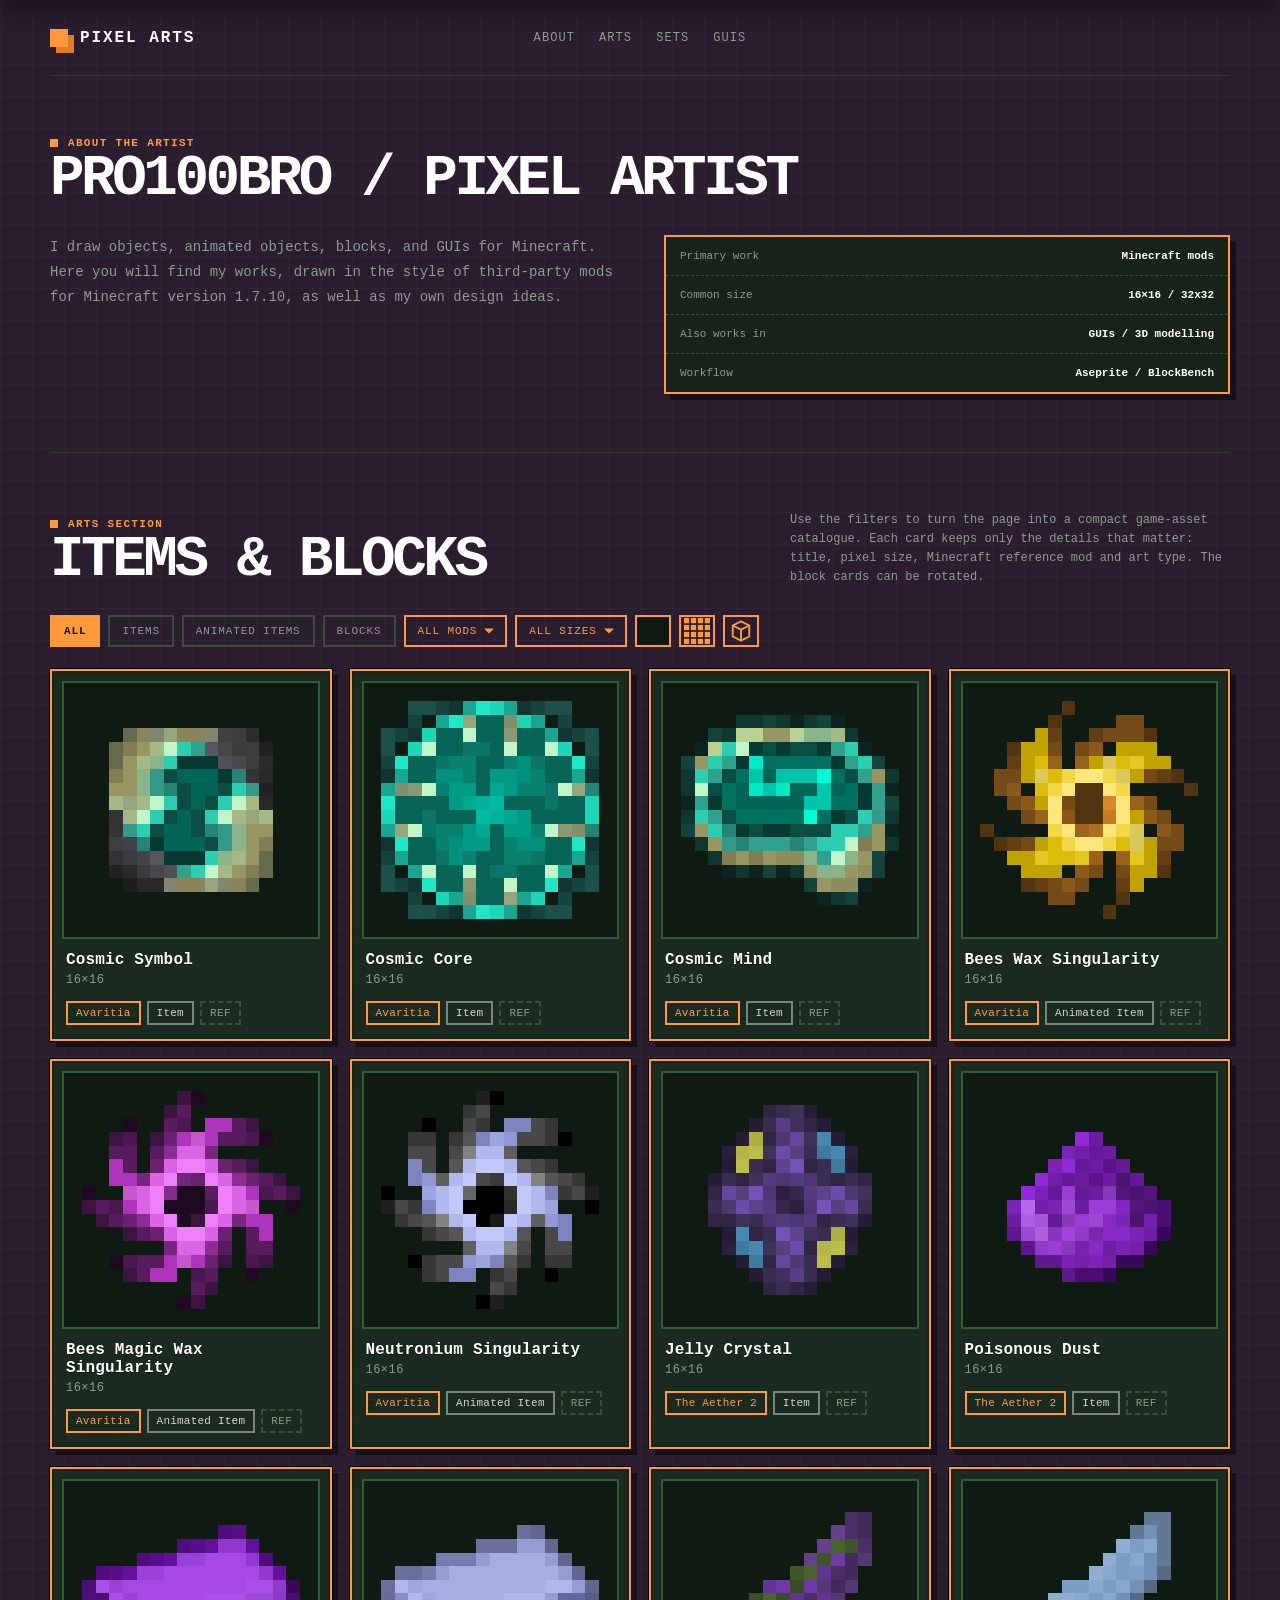
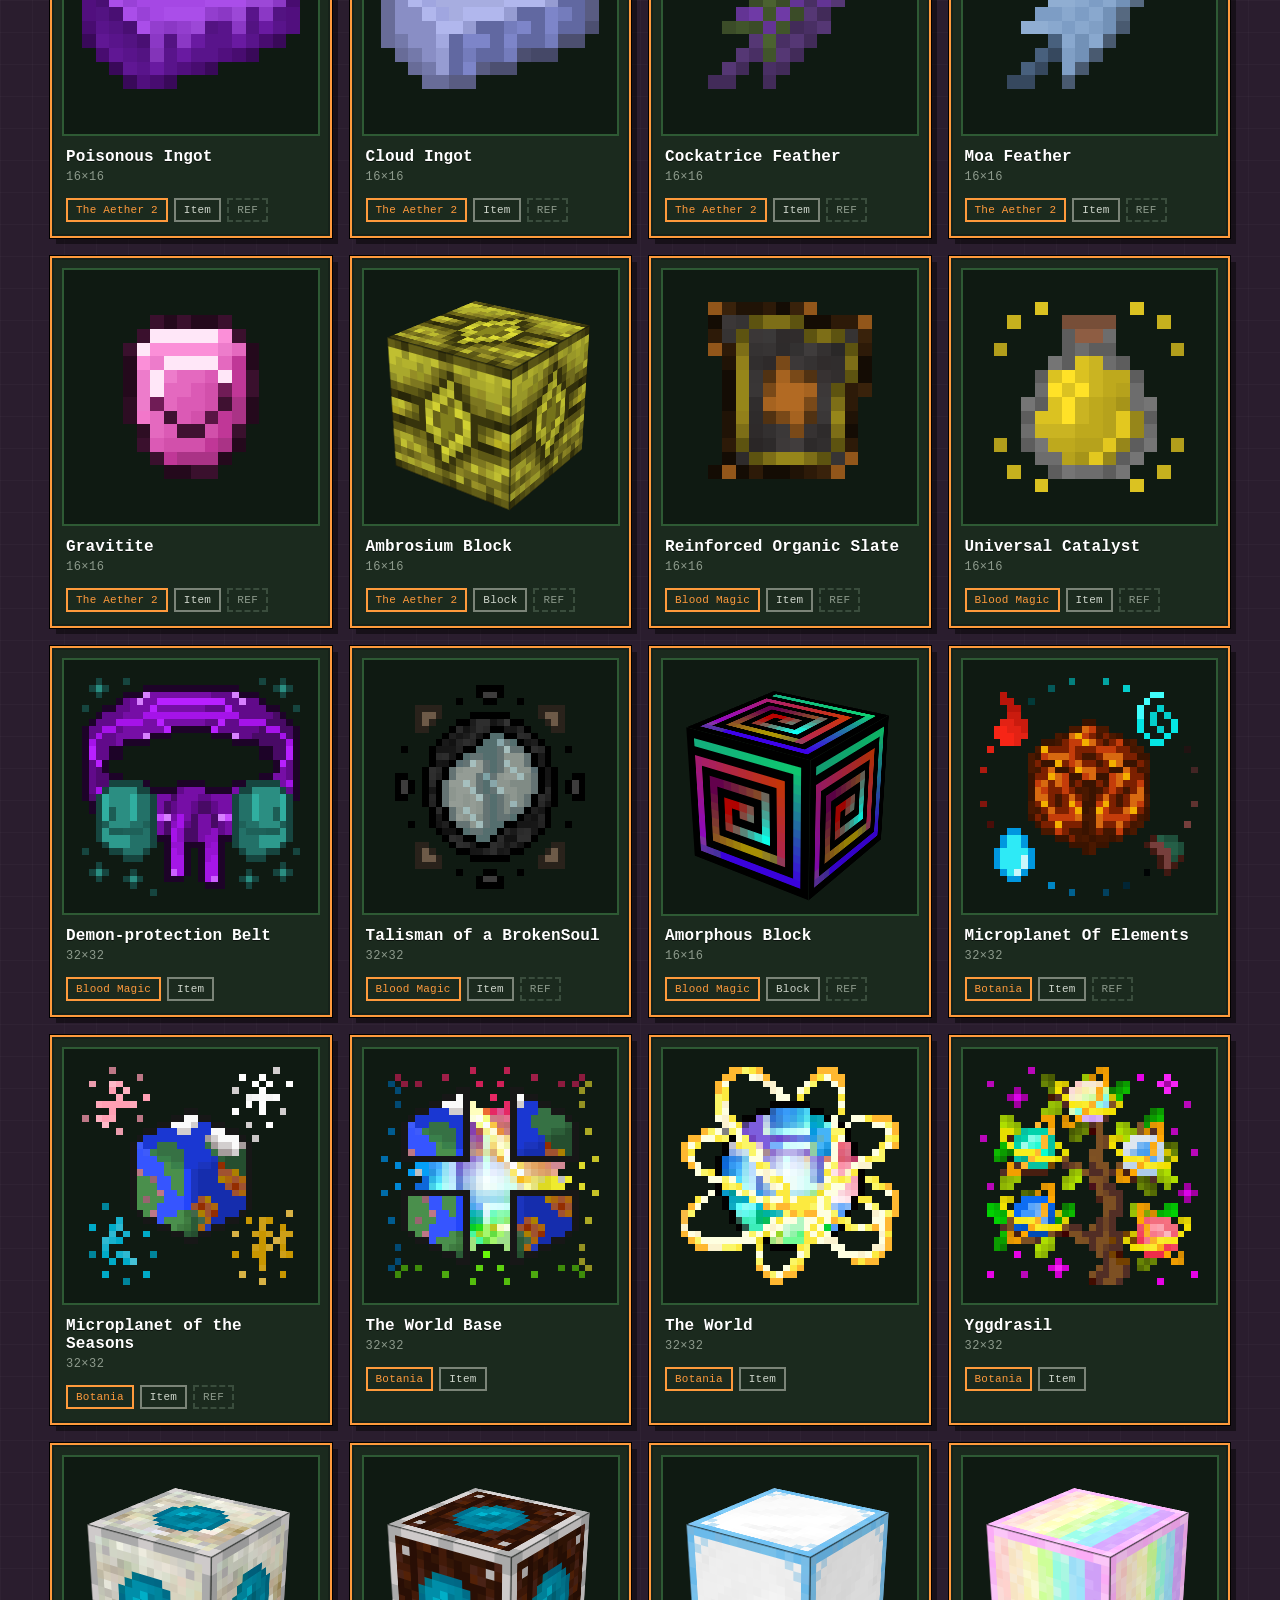
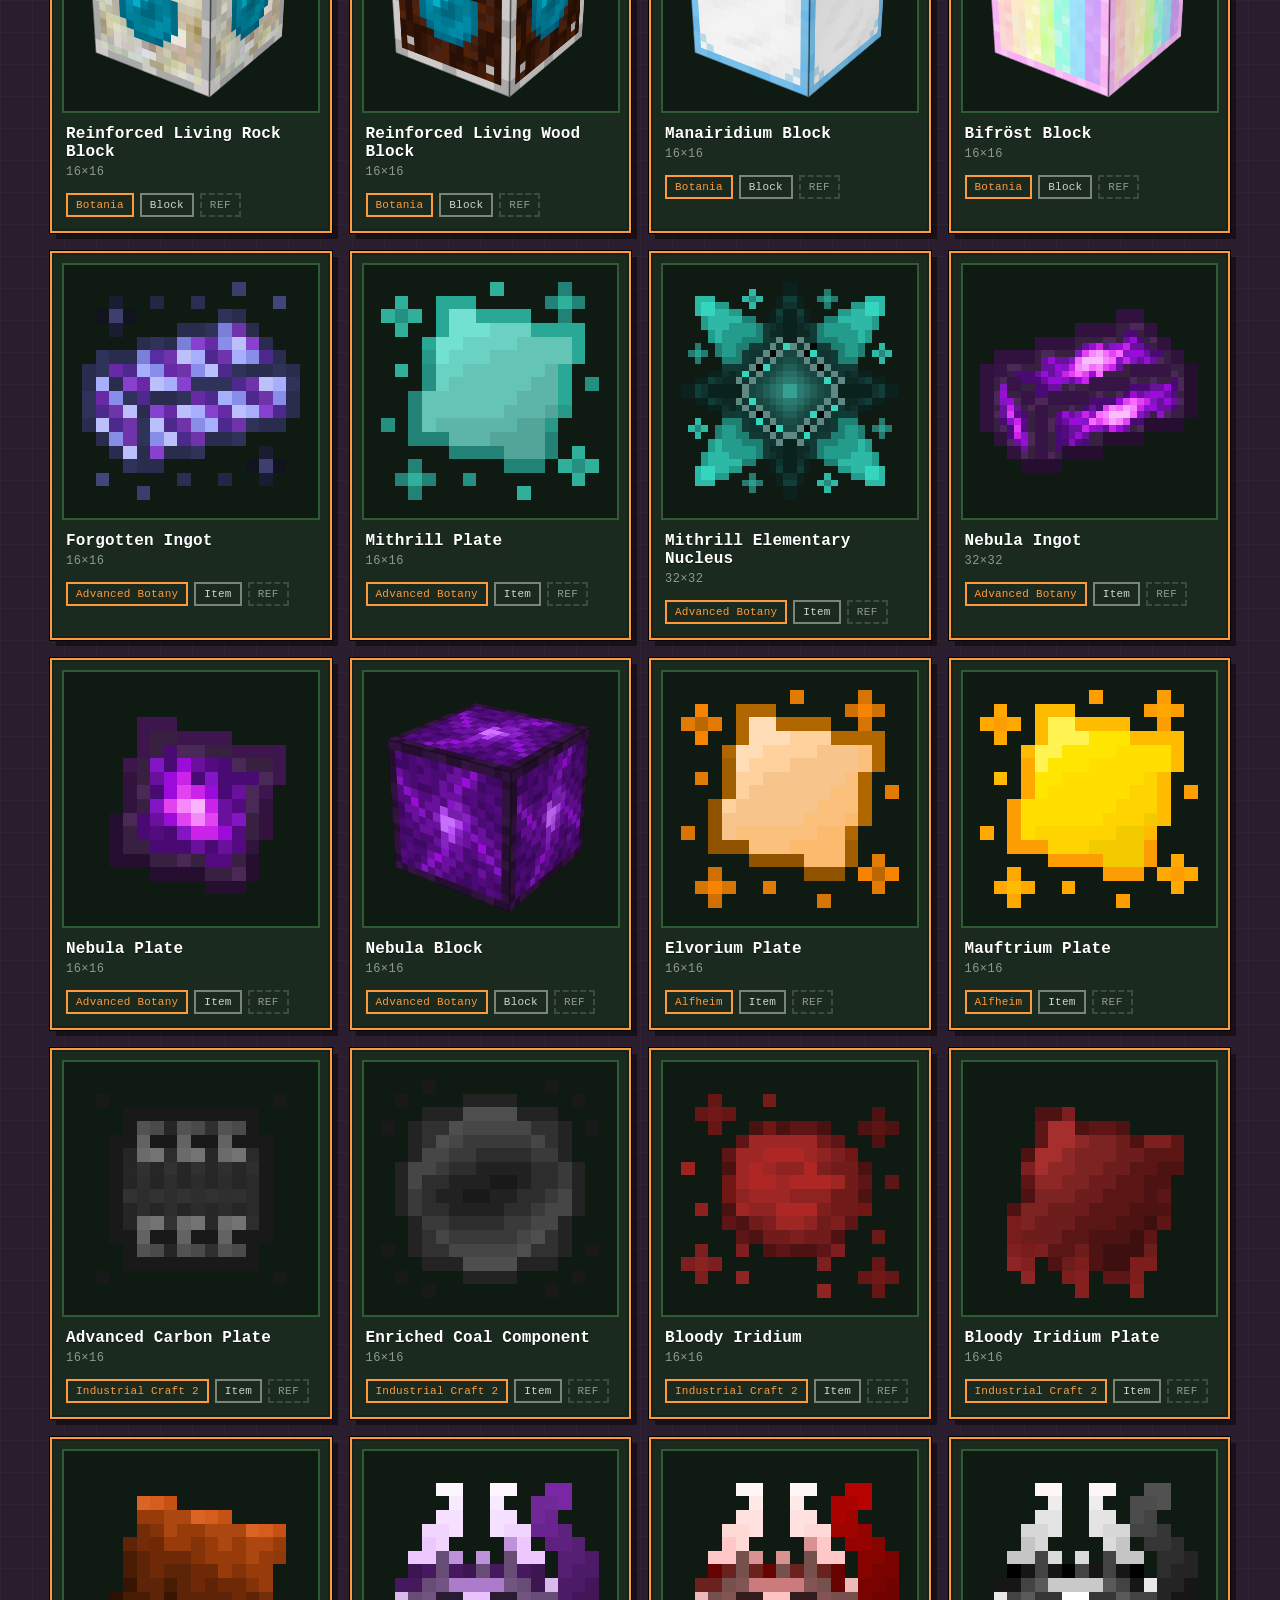
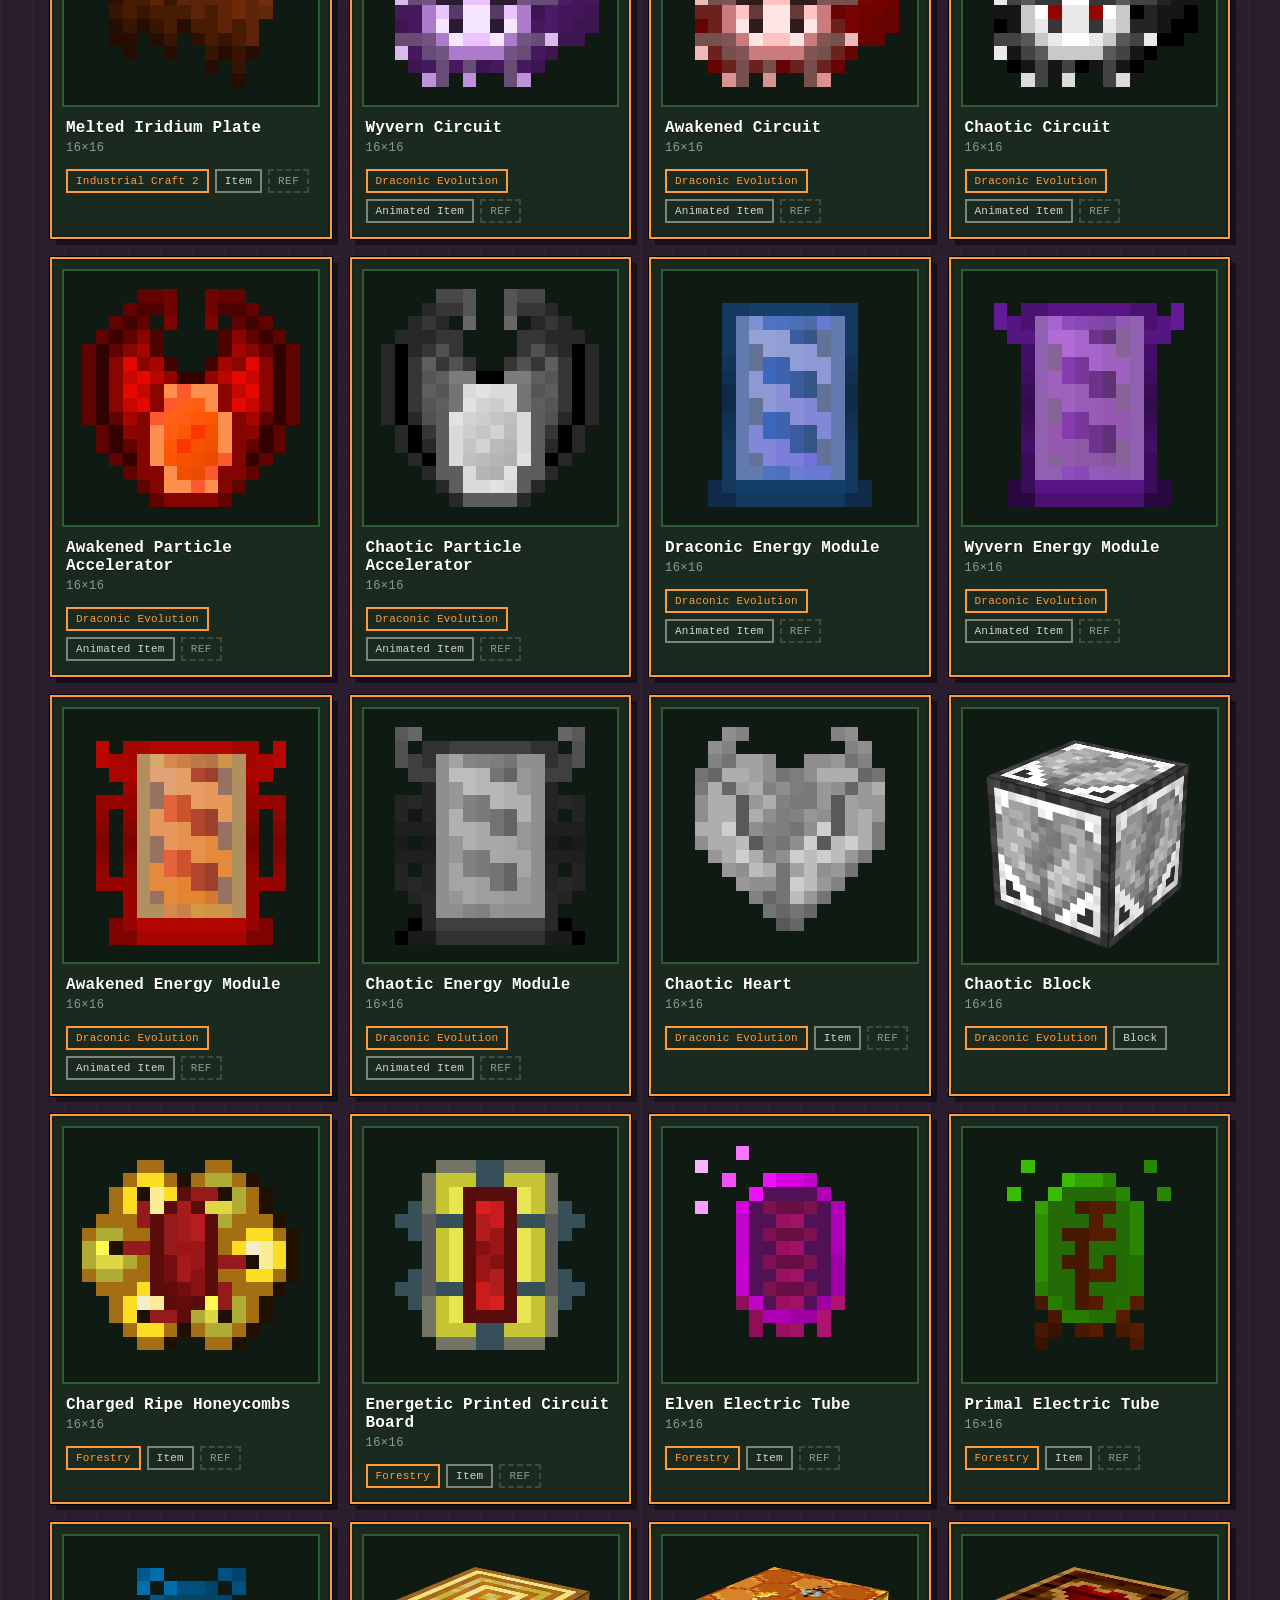
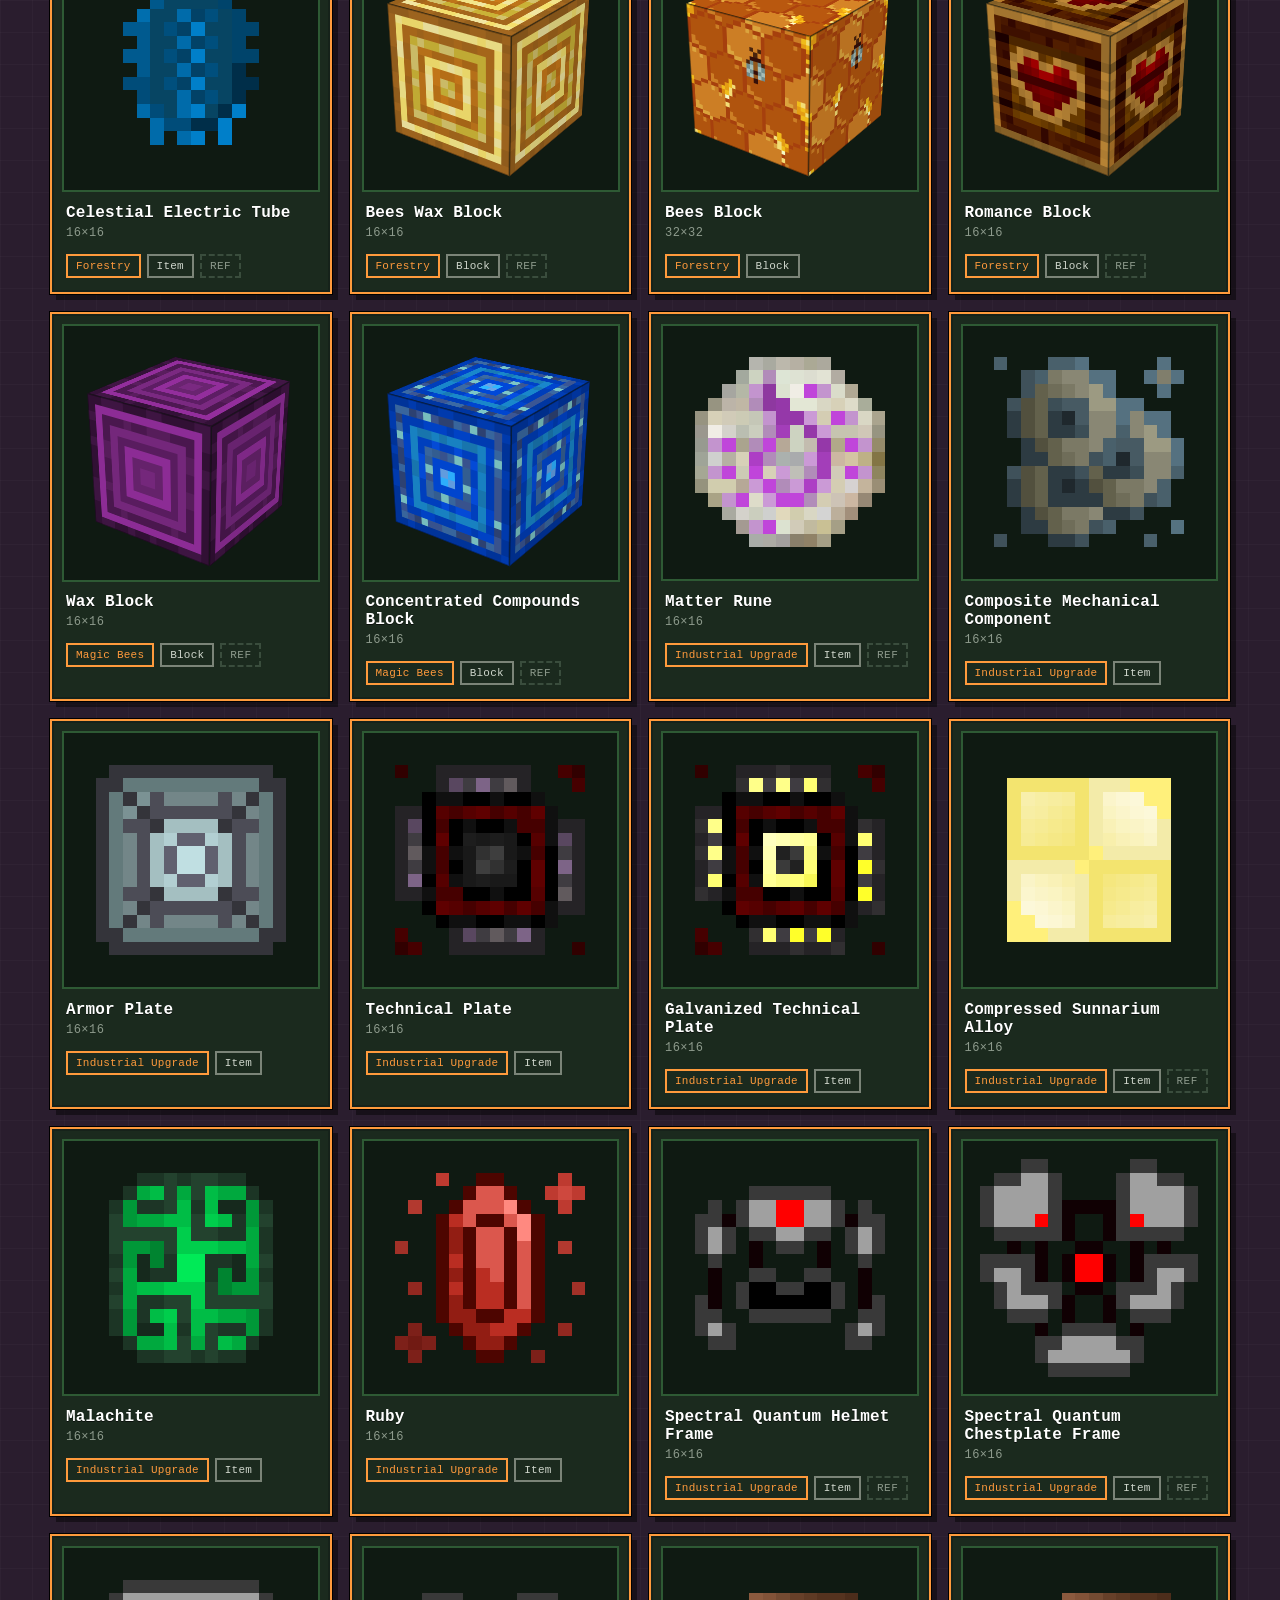
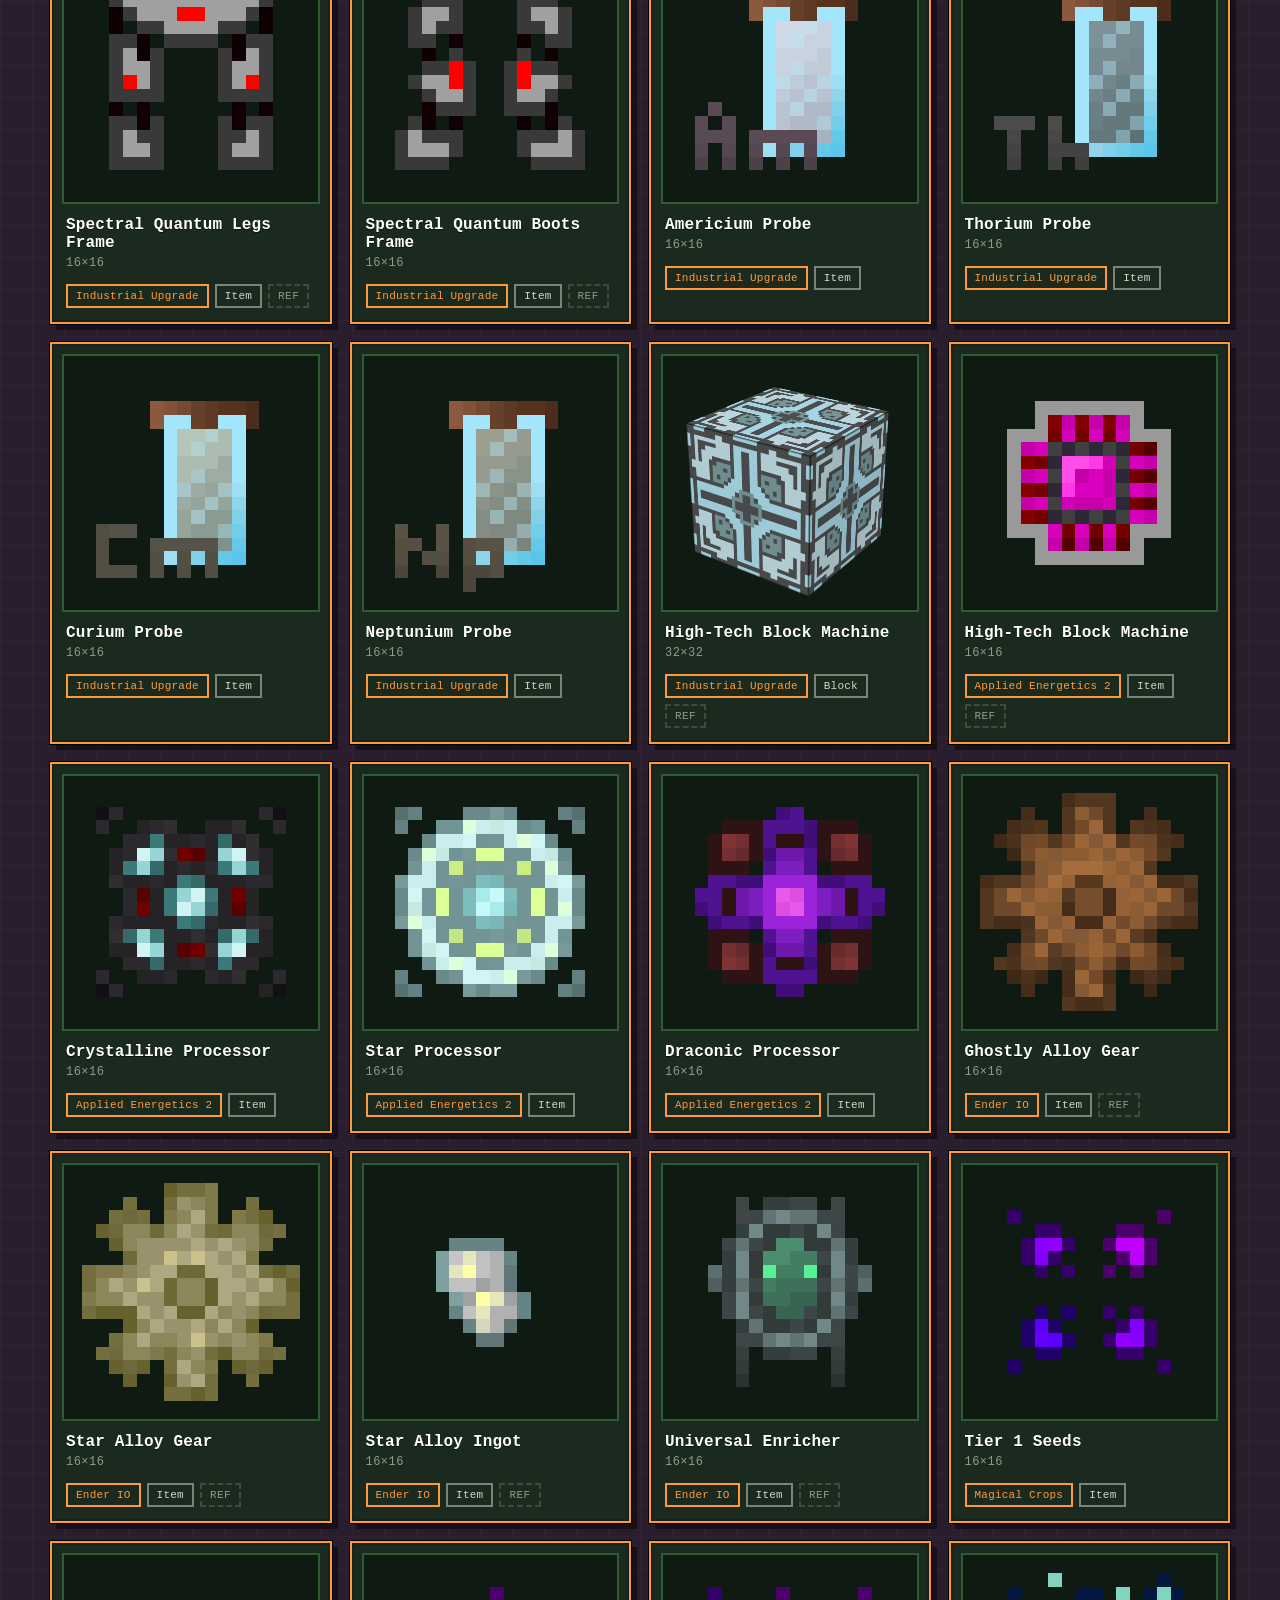
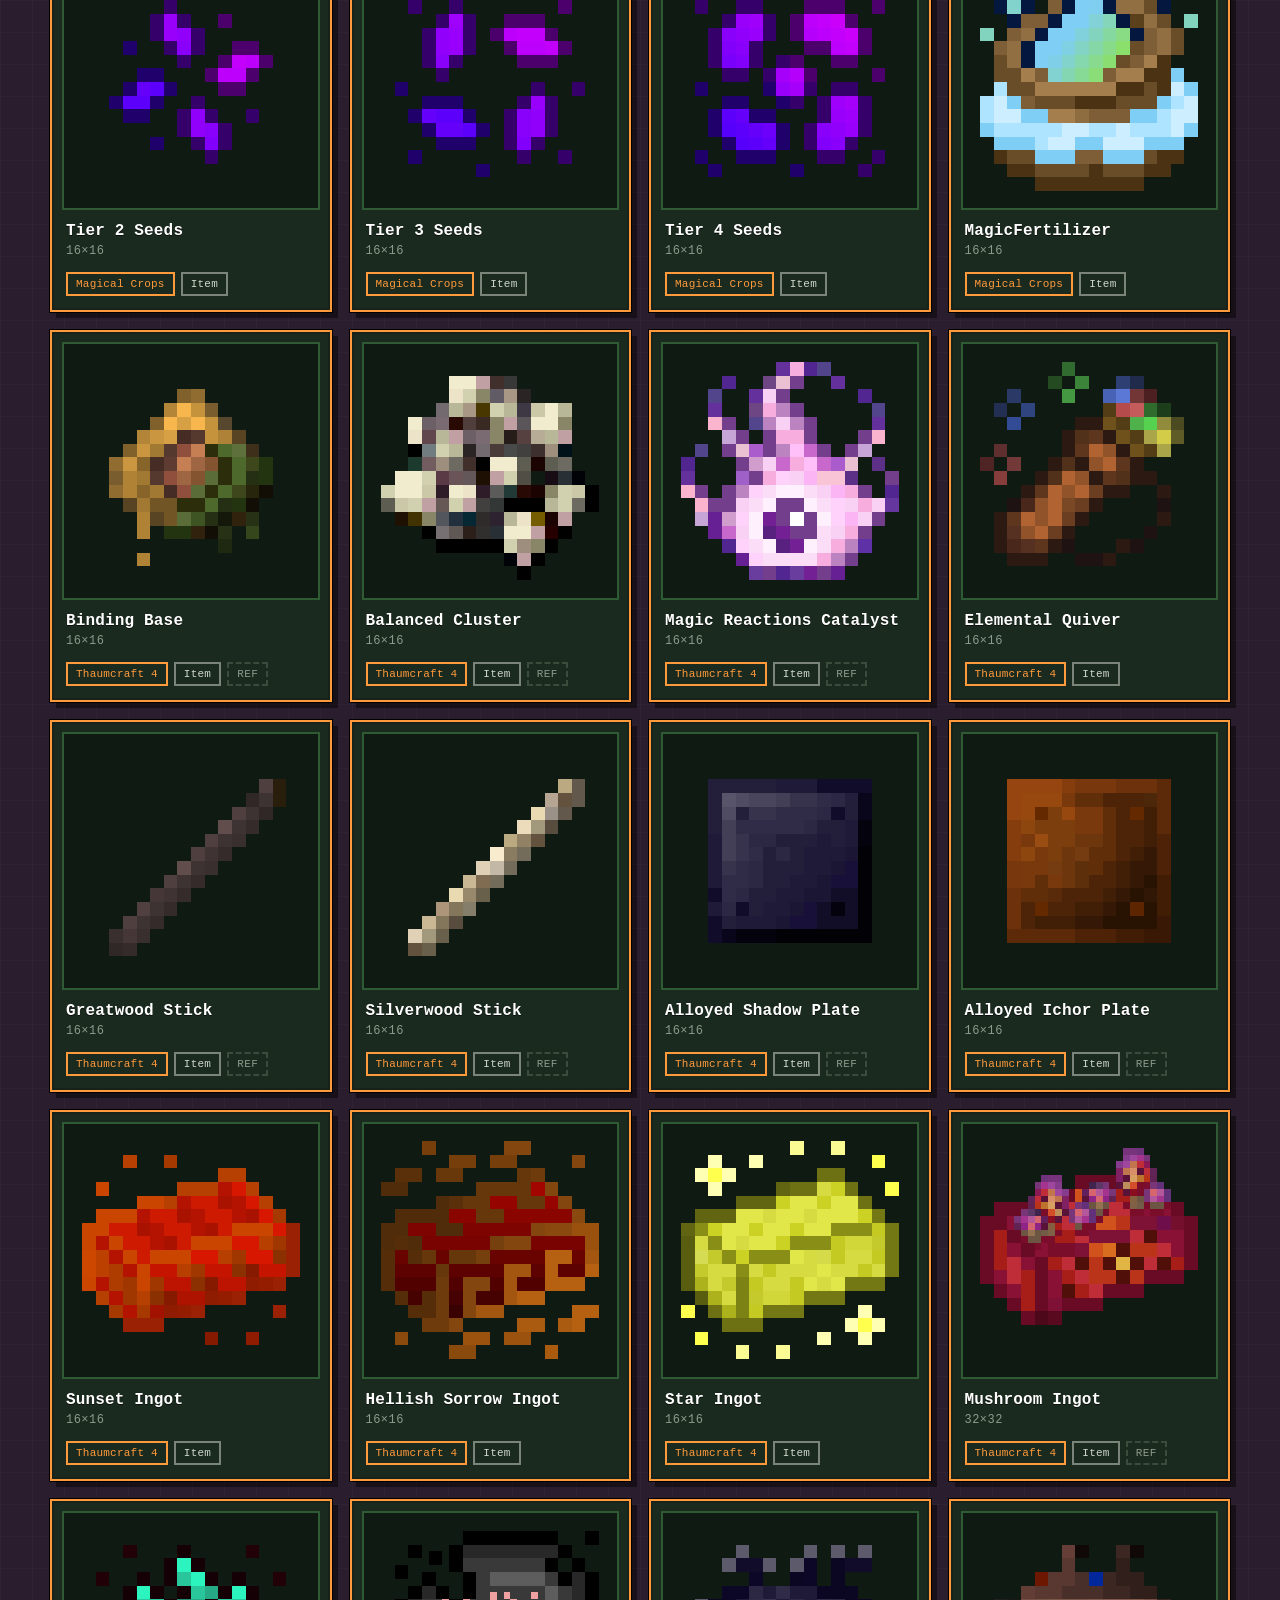
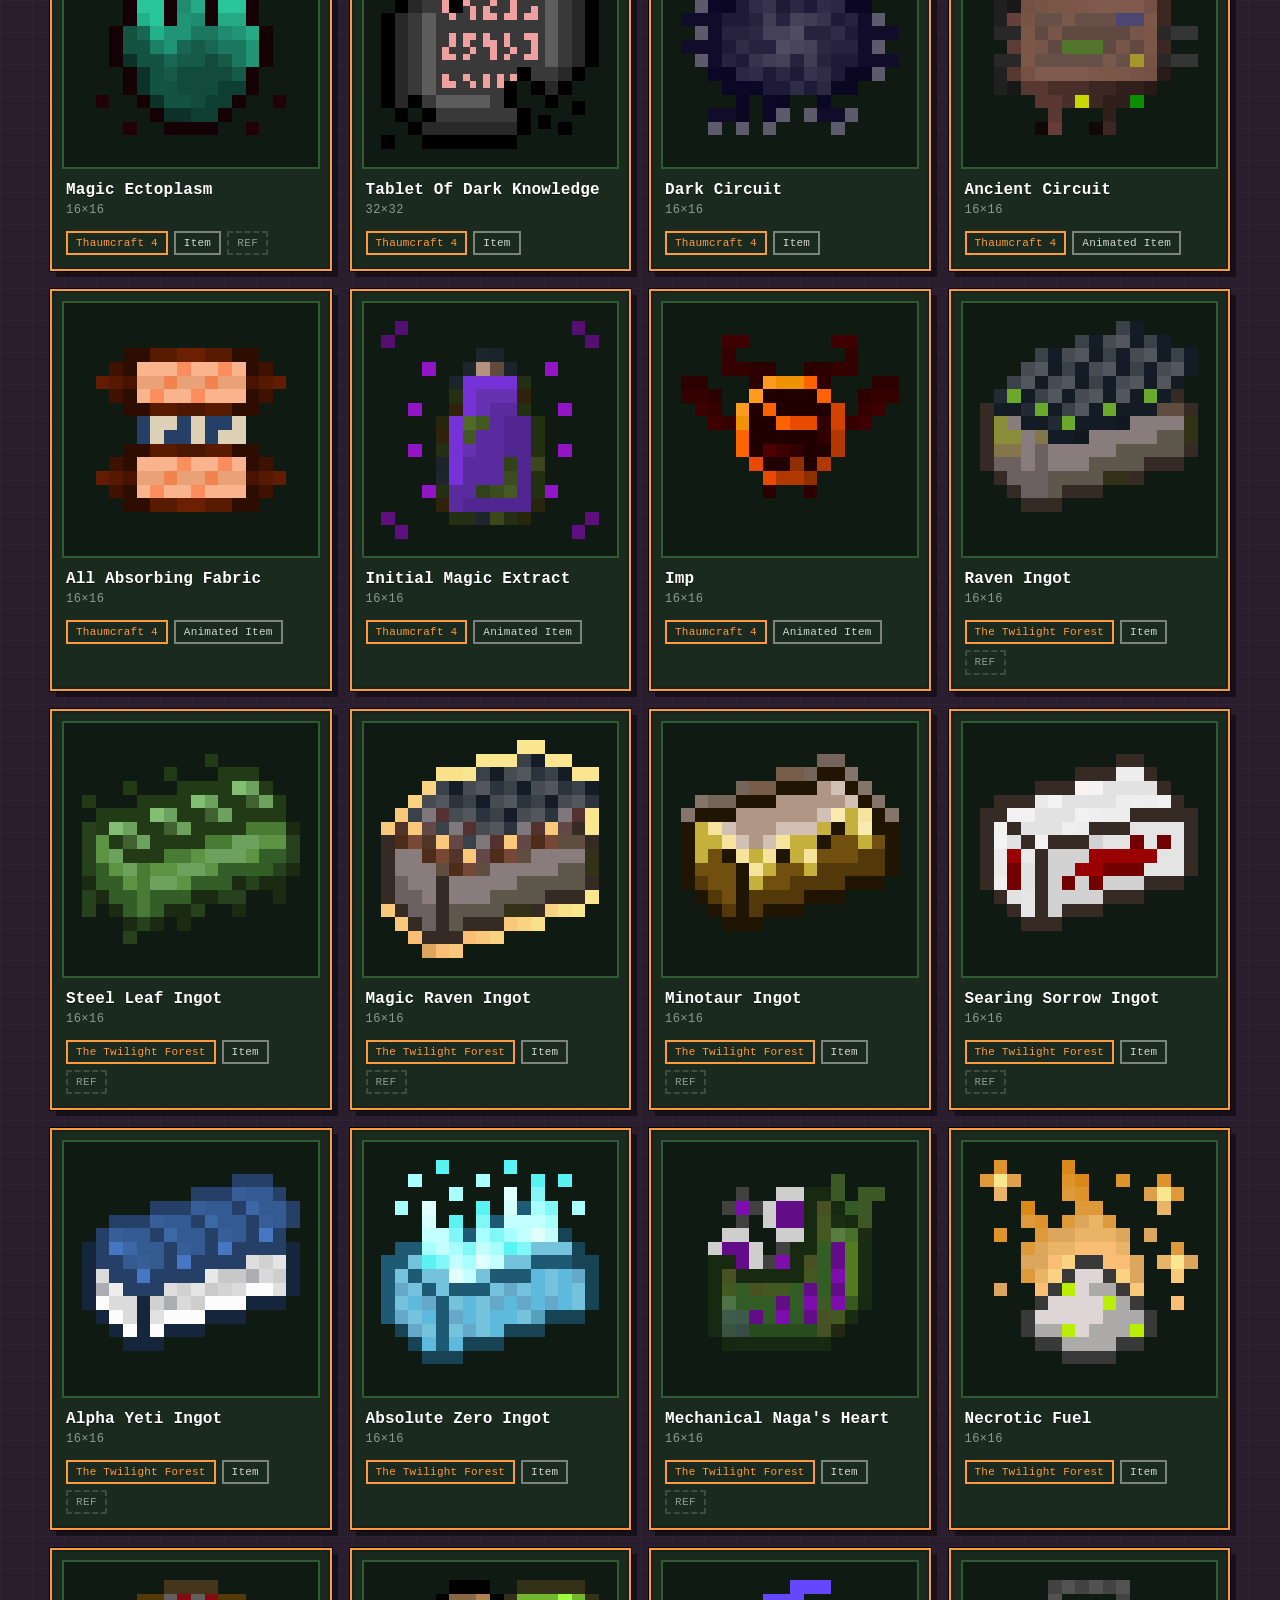
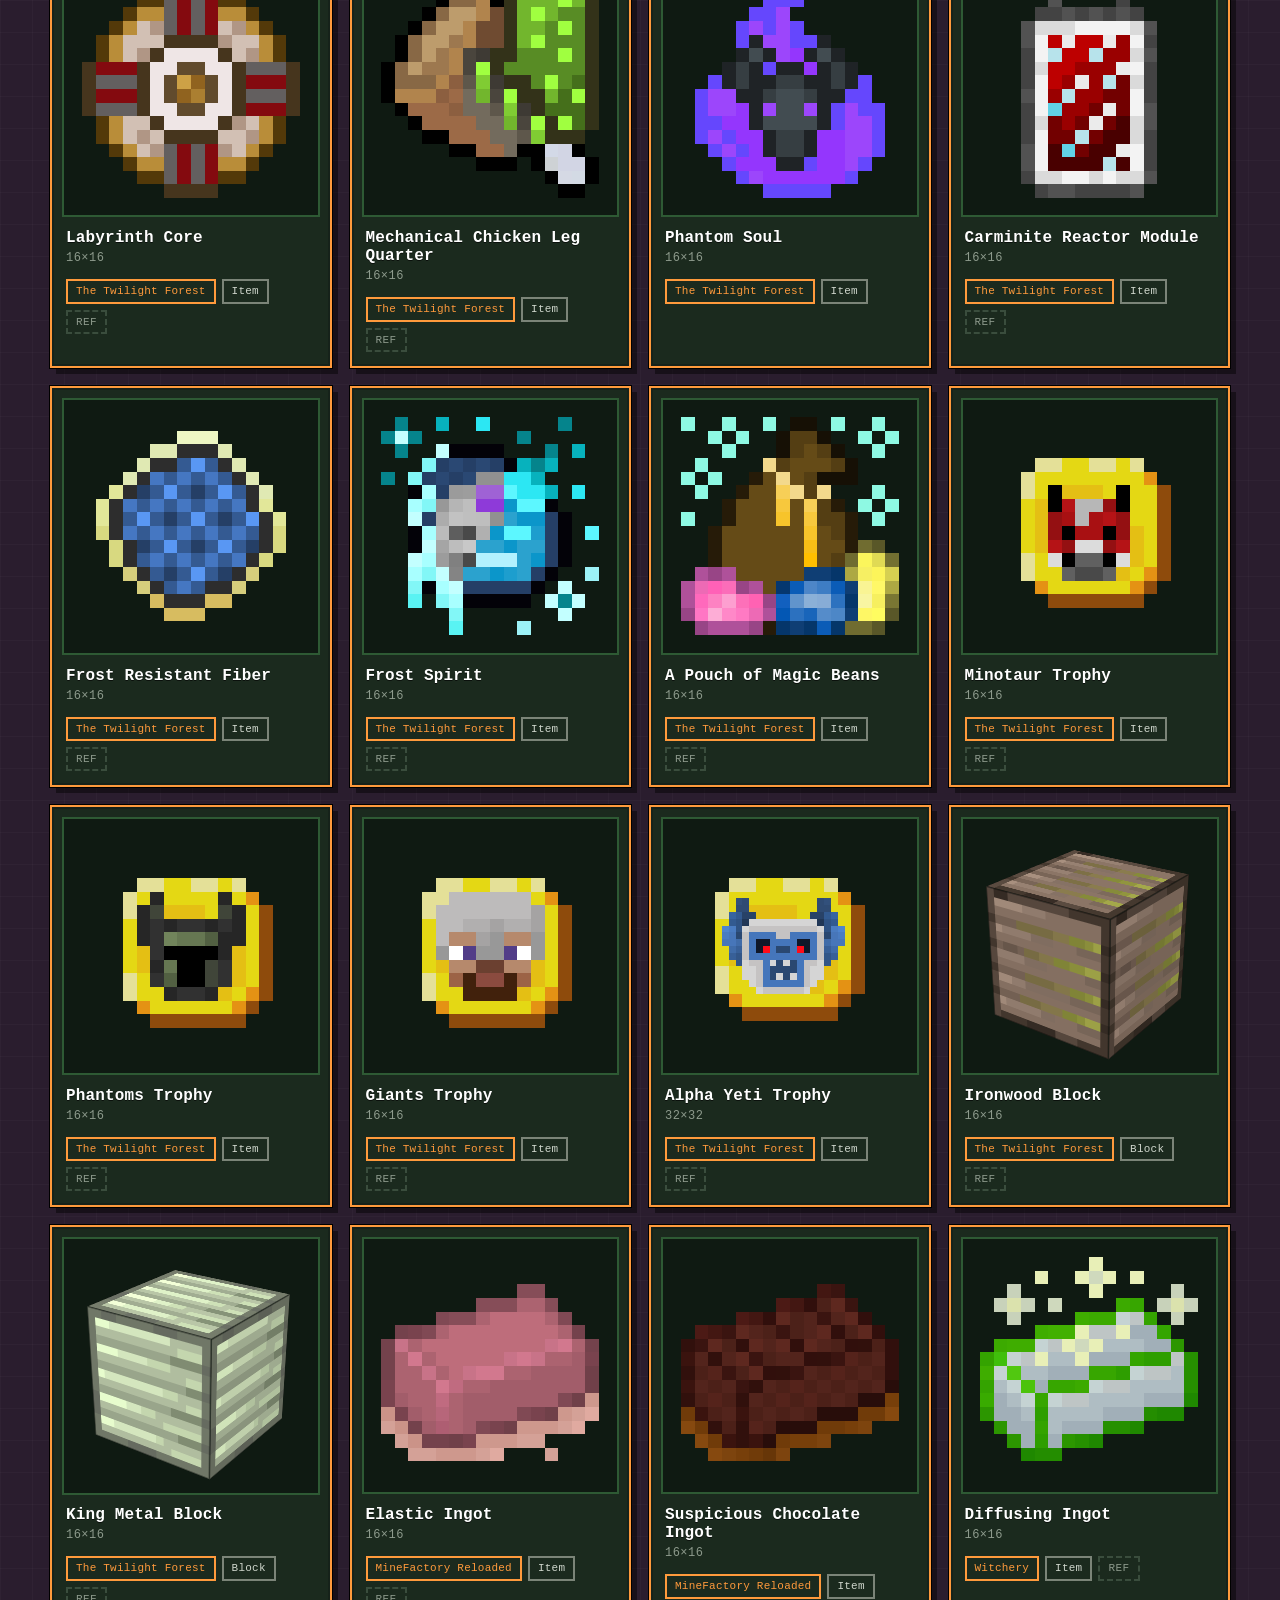
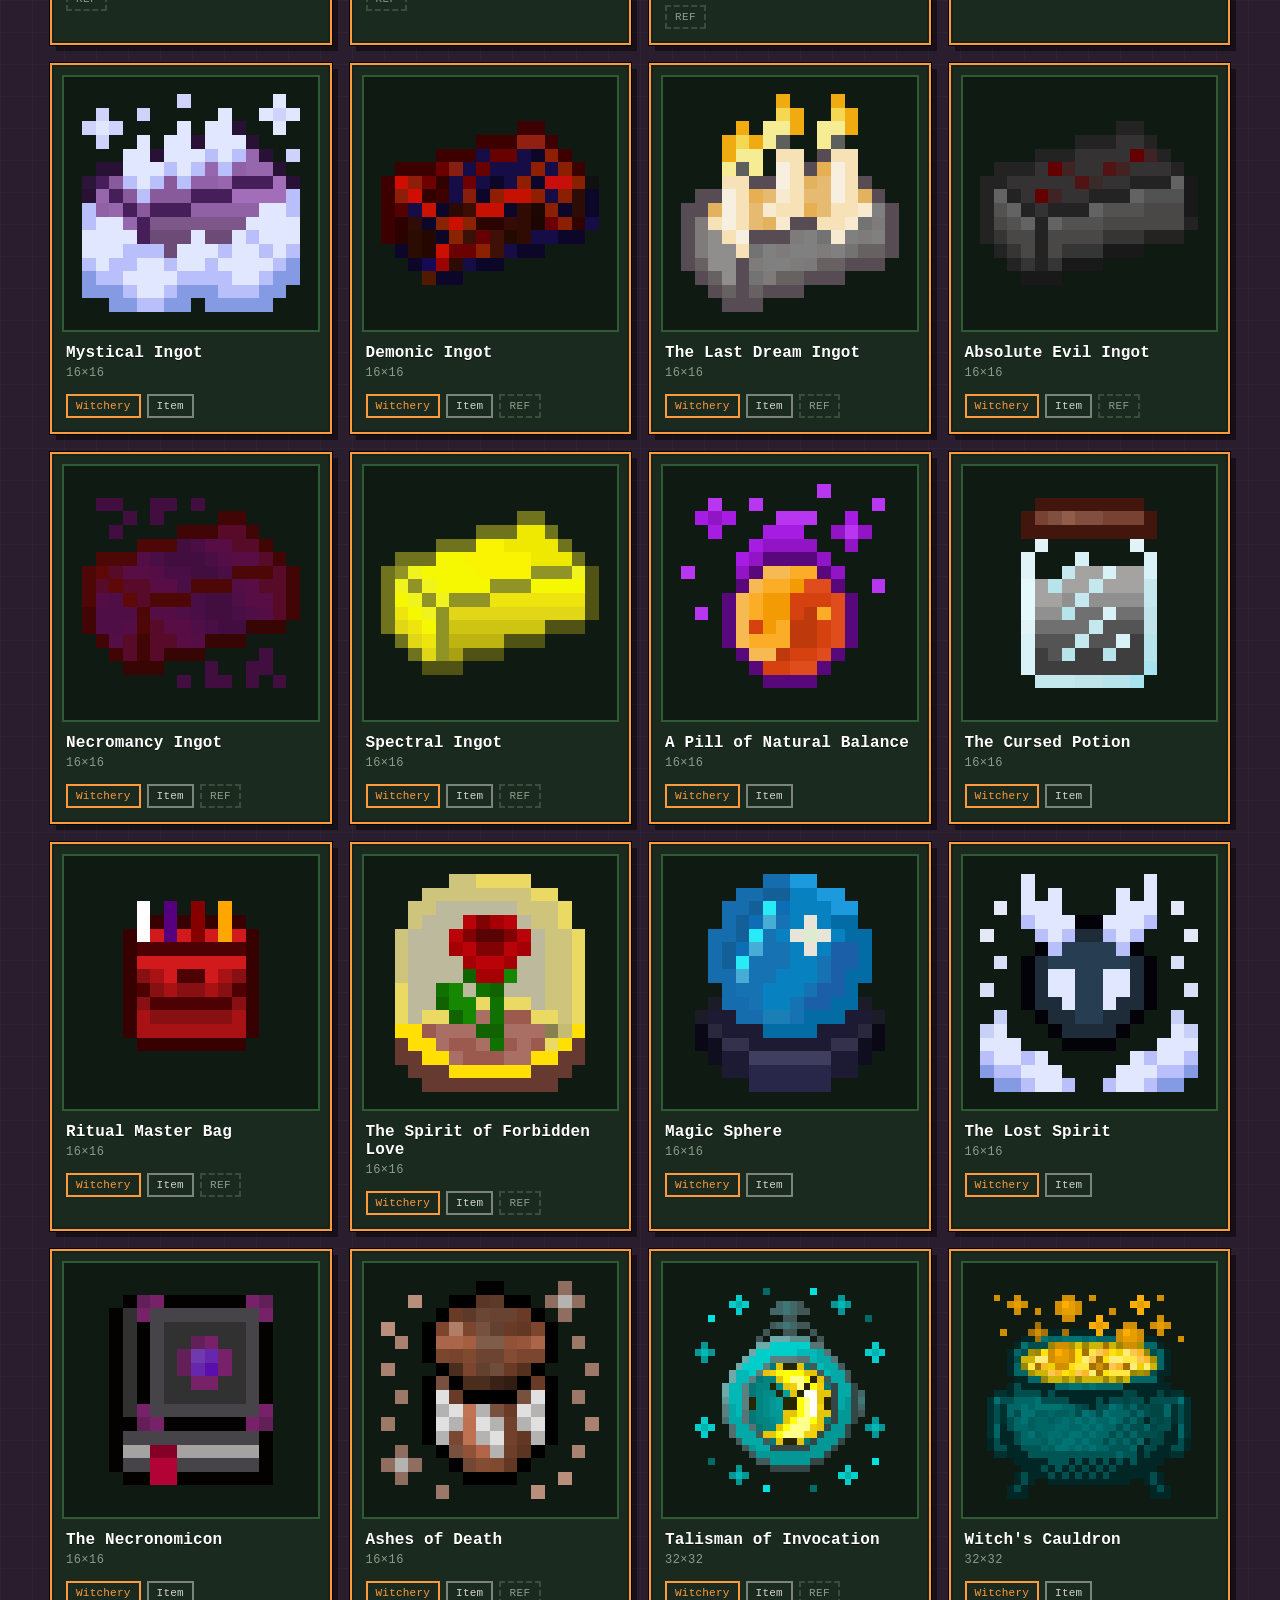
<file: index.html>
<!doctype html>
<html lang="en">
<head>
<meta charset="utf-8">
<meta name="viewport" content="width=device-width, initial-scale=1">
<title>Pixel Artist Portfolio</title>

<link rel="stylesheet" href="styles/base.css">
<link rel="stylesheet" href="styles/topbar.css">
<link rel="stylesheet" href="styles/filters.css">
<link rel="stylesheet" href="styles/gallery.css">
<link rel="stylesheet" href="styles/controls.css">
<link rel="stylesheet" href="styles/blocks.css">
<link rel="stylesheet" href="styles/references.css">
<link rel="stylesheet" href="styles/guis.css">
<link rel="stylesheet" href="styles/art-sets.css">
<link rel="stylesheet" href="styles/themes.css">
</head>
<body>
<div class="app-root pixel-grid">
  <header class="topbar shell">
    <a class="brand" href="#top" aria-label="Pixel artist home">
      <span class="brand-mark" aria-hidden="true"></span>
      <span>Pixel Arts</span>
    </a>
    <nav class="nav" aria-label="Primary navigation">
      <a href="#about">About</a>
      <a href="#works">Arts</a>
      <a href="#artsets">Sets</a>
      <a href="#guis">GUIs</a>
    </nav>
  </header>

  <main id="top" class="shell">
    <section id="about" class="section">
      <div class="section-head">
        <div>
          <div class="kicker">About the artist</div>
          <h2 class="section-title">pro100bro / Pixel Artist</h2>
        </div>
      </div>
      <div class="about">
        <p>I draw objects, animated objects, blocks, and GUIs for Minecraft. Here you will find my works, drawn in the style of third‑party mods for Minecraft version 1.7.10, as well as my own design ideas.</p>
        <div class="spec-box">
          <div class="spec"><span>Primary work</span><strong>Minecraft mods</strong></div>
          <div class="spec"><span>Common size</span><strong>16×16 / 32x32</strong></div>
          <div class="spec"><span>Also works in</span><strong>GUIs / 3D modelling</strong></div>
          <div class="spec"><span>Workflow</span><strong>Aseprite / BlockBench</strong></div>
        </div>
      </div>
    </section>

    <section id="works" class="section">
      <div class="section-head">
        <div>
          <div class="kicker">Arts section</div>
          <h2 class="section-title">ITEMS &amp; BLOCKS</h2>
        </div>
        <div class="section-subtitle">Use the filters to turn the page into a compact game-asset catalogue. Each card keeps only the details that matter: title, pixel size, Minecraft reference mod and art type. The block cards can be rotated.</div>
      </div>
      <div class="filters" id="filters" role="tablist" aria-label="Filter artworks"></div>
      <div class="gallery" id="gallery"></div>
    </section>

    <section id="artsets" class="section">
      <div class="section-head">
        <div>
          <div class="kicker">Art sets section</div>
          <h2 class="section-title">ART SETS</h2>
        </div>
        <div class="section-subtitle">
          Complete themed sets of items and blocks for Minecraft mods.
          Each row is a stage or variant of the set; each column is a
          naming family. Empty cells mean the art does not exist yet.
        </div>
      </div>
      <div class="art-sets" id="artSets"></div>
    </section>

    <section id="guis" class="section">
      <div class="section-head">
        <div>
          <div class="kicker">GUIs section</div>
          <h2 class="section-title">GUI Redesign</h2>
        </div>
        <div class="section-subtitle">
          Side-by-side comparison of the original and redesigned Minecraft
          interfaces, together with the new items introduced for each GUI.
        </div>
      </div>
      <div class="gui-gallery" id="guiGallery"></div>

      <div class="section-head section-head--nested">
        <div>
          <div class="kicker">GUIs section</div>
          <h2 class="section-title">NEW GUI</h2>
        </div>
        <div class="section-subtitle">Custom GUI concepts.</div>
      </div>
      <div class="gui-gallery" id="newGuiGallery"></div>
    </section>
  </main>

  <footer class="footer shell">
    <span>© 2026 Semen Shalnev</span>
    <span class="mono-accent">[ Not for commercial use ]</span>
  </footer>
</div>

<script src="scripts/utils.js"></script>
<script src="scripts/ui_toggles.js"></script>
<script src="scripts/block_3d.js"></script>
<script src="scripts/references.js"></script>
<script src="scripts/filters.js"></script>
<script src="scripts/artworks_render.js"></script>
<script src="scripts/art_sets_popup.js"></script>
<script src="scripts/art_sets_render.js"></script>
<script src="scripts/guis_render.js"></script>
<script src="scripts/edge_ui.js"></script>
</body>
</html>
</file>
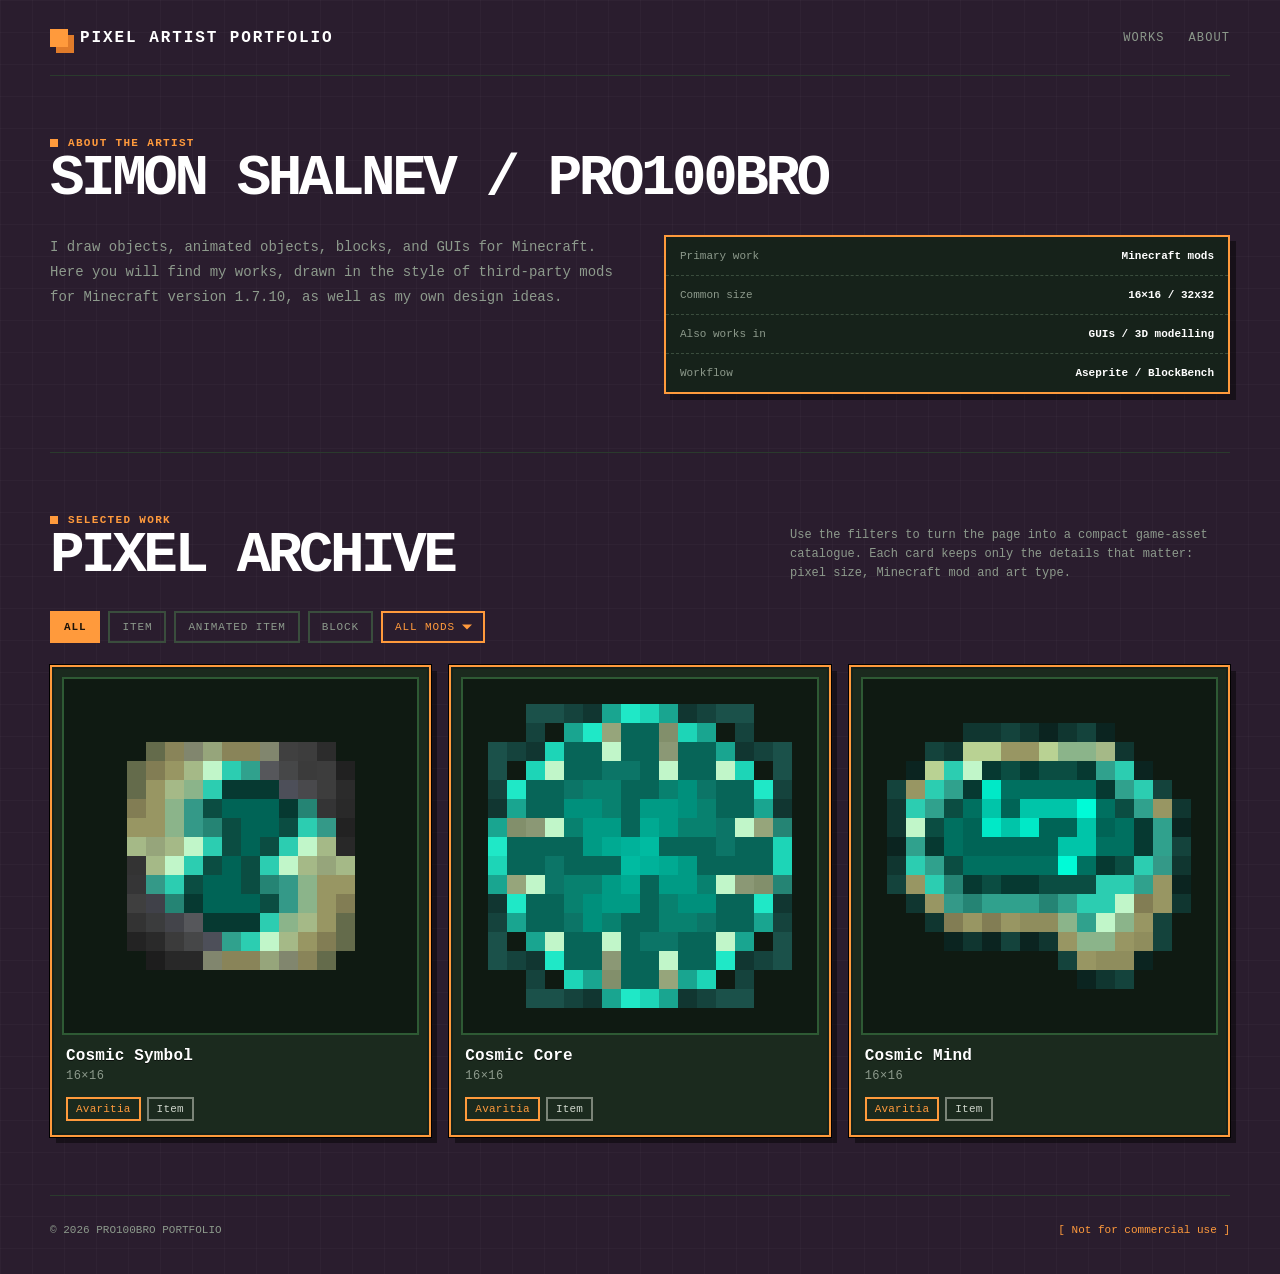
<file: src/index.html>
<!doctype html>
<html lang="en">
<head>
<meta charset="utf-8">
<meta name="viewport" content="width=device-width, initial-scale=1">
<title>Pixel Artist Portfolio</title>
<link rel="stylesheet" href="style.css">
</head>
<body>
<div class="app-root pixel-grid">
  <header class="topbar shell">
    <a class="brand" href="#top" aria-label="Pixel artist home">
      <span class="brand-mark" aria-hidden="true"></span>
      <span>Pixel Artist Portfolio</span>
    </a>
    <nav class="nav" aria-label="Primary navigation">
      <a href="#works">Works</a>
      <a href="#about">About</a>
    </nav>
  </header>

  <main id="top" class="shell">
    <section id="about" class="section">
      <div class="section-head">
        <div>
          <div class="kicker">About the artist</div>
          <h2 class="section-title">Simon Shalnev / pro100bro</h2>
        </div>
      </div>
      <div class="about">
        <p>I draw objects, animated objects, blocks, and GUIs for Minecraft. Here you will find my works, drawn in the style of third‑party mods for Minecraft version 1.7.10, as well as my own design ideas.</p>
        <div class="spec-box">
          <div class="spec"><span>Primary work</span><strong>Minecraft mods</strong></div>
          <div class="spec"><span>Common size</span><strong>16×16 / 32x32</strong></div>
          <div class="spec"><span>Also works in</span><strong>GUIs / 3D modelling</strong></div>
          <div class="spec"><span>Workflow</span><strong>Aseprite / BlockBench</strong></div>
        </div>
      </div>
    </section>

    <section id="works" class="section">
      <div class="section-head">
        <div>
          <div class="kicker">Selected work</div>
          <h2 class="section-title">Pixel archive</h2>
        </div>
        <div class="section-subtitle">Use the filters to turn the page into a compact game-asset catalogue. Each card keeps only the details that matter: pixel size, Minecraft mod and art type.</div>
      </div>

      <div class="filters" id="filters" role="tablist" aria-label="Filter artworks"></div>

      <div class="gallery" id="gallery"></div>
    </section>
  </main>

  <footer class="footer shell">
    <span>© 2026 PRO100BRO PORTFOLIO</span>
    <span class="mono-accent">[ Not for commercial use ]</span>
  </footer>
</div>

<script src="scripts/filters.js"></script>
<script src="scripts/artworks_render.js"></script>

</body>
</html>
</file>
<file: styles/base.css>
/* ============================================================
   base.css — variables, resets, layout, sections, about, footer
   ============================================================ */

:root {
  color-scheme: dark;
  --bg: #2a1d2e;
  --bg-grid: rgba(255, 255, 255, .025);
  --surface: #1b2a1e;
  --surface-inner: #16221a;
  --panel: #0f1a12;
  --text: #f3efe2;
  --text-strong: #ffffff;
  --muted: #8d9a8c;
  --line: #3a4d3d;
  --line-soft: #2a3a2d;
  --accent: #ff9a3c;
  --accent-soft: #e07b2a;
  --accent-2: #b6f24a;
  --heart: #c8a4ff;
}

* { box-sizing: border-box; }
html { scroll-behavior: smooth; }

body {
  margin: 0;
  background: var(--bg);
  color: var(--text);
  font-family: "Courier New", Courier, monospace;
  image-rendering: pixelated;
  -webkit-font-smoothing: none;
}

.app-root {
  min-height: 100vh;
  width: 100%;
  background-color: var(--bg);
  overflow: hidden;
}

a { color: inherit; text-decoration: none; }
button { font: inherit; }

.pixel-grid {
  background-image:
    linear-gradient(to right, var(--bg-grid) 1px, transparent 1px),
    linear-gradient(to bottom, var(--bg-grid) 1px, transparent 1px);
  background-size: 32px 32px;
}

.shell {
  width: min(1180px, calc(100% - 32px));
  margin: 0 auto;
}

/* ---------- Sections ---------- */
.section {
  padding: 58px 0;
  border-bottom: 1px solid var(--line-soft);
}

.section-head {
  display: flex;
  align-items: end;
  justify-content: space-between;
  gap: 20px;
  margin-bottom: 28px;
}

.kicker {
  display: inline-flex;
  align-items: center;
  gap: 10px;
  color: var(--accent);
  font-size: 11px;
  font-weight: 700;
  letter-spacing: .12em;
  text-transform: uppercase;
}
.kicker::before {
  content: "";
  width: 8px;
  height: 8px;
  background: currentColor;
}

.section-title {
  margin: 0;
  color: var(--text-strong);
  font-size: clamp(30px, 4.5vw, 60px);
  line-height: .95;
  letter-spacing: -.06em;
  text-transform: uppercase;
}

.section-subtitle {
  max-width: 440px;
  color: var(--muted);
  font-size: 12px;
  line-height: 1.6;
}

.section-head--nested {
  margin-top: 30px;
  padding-top: 36px;
}
.section-head--nested .section-title {
  font-size: clamp(24px, 3.4vw, 44px);
}

/* ---------- About ---------- */
.about {
  display: grid;
  grid-template-columns: 1fr 1fr;
  gap: 48px;
}
.about p {
  margin: 0;
  color: var(--muted);
  line-height: 1.8;
  font-size: 14px;
}

.spec-box {
  border: 2px solid var(--accent);
  background: var(--surface-inner);
  box-shadow: 6px 6px 0 rgba(0, 0, 0, .45);
}
.spec {
  display: flex;
  justify-content: space-between;
  gap: 16px;
  padding: 13px 14px;
  border-bottom: 1px dashed var(--line);
  font-size: 11px;
}
.spec:last-child { border-bottom: 0; }
.spec span:first-child { color: var(--muted); }
.spec strong { color: var(--text-strong); }

/* ---------- Empty state ---------- */
.empty {
  grid-column: 1 / -1;
  padding: 36px;
  border: 2px dashed var(--line);
  color: var(--muted);
  text-align: center;
  font-size: 13px;
  letter-spacing: .04em;
}

/* ---------- Footer ---------- */
.footer {
  padding: 28px 0 38px;
  display: flex;
  justify-content: space-between;
  gap: 20px;
  color: var(--muted);
  font-size: 11px;
}
.footer .mono-accent { color: var(--accent); }

/* ---------- Responsive ---------- */
@media (max-width: 860px) {
  .about { grid-template-columns: 1fr; }
  .section-head { align-items: start; flex-direction: column; }
}

@media (max-width: 560px) {
  .shell { width: min(100% - 20px, 1180px); }
  .section { padding: 42px 0; }
}
</file>
<file: styles/topbar.css>
/* ============================================================
   topbar.css — topbar, brand, nav, edge-navbar, scroll-top,
                nav-controls
   ============================================================ */

.topbar {
  display: grid;
  grid-template-columns: 1fr auto 1fr;
  align-items: center;
  gap: 24px;
  min-height: 76px;
  border-bottom: 1px solid var(--line-soft);
}
.topbar .brand      { justify-self: start; }
.topbar .nav        { justify-self: center; }
.topbar .nav-controls { justify-self: end; }

.brand {
  display: flex;
  align-items: center;
  gap: 12px;
  font-weight: 900;
  letter-spacing: .12em;
  text-transform: uppercase;
  color: var(--text-strong);
}

.brand-mark {
  width: 18px;
  height: 18px;
  background: var(--accent);
  box-shadow: 6px 6px 0 var(--accent-soft);
}

.nav {
  display: flex;
  gap: 24px;
  color: var(--muted);
  font-size: 12px;
  text-transform: uppercase;
  letter-spacing: .09em;
}
.nav a:hover { color: var(--accent); }

/* ---------- Control buttons inside navbar ---------- */
.nav-controls {
  display: flex;
  align-items: center;
  gap: 6px;
  flex-shrink: 0;
  margin-left: 20px;
}

.nav-controls .theme-toggle,
.nav-controls .grid-toggle,
.nav-controls .block-mode-global {
  width: 32px;
  height: 32px;
  align-self: center;
}
.nav-controls .grid-toggle svg,
.nav-controls .block-mode-global svg {
  width: 22px;
  height: 22px;
}

/* ---------- Edge navbar ---------- */
.edge-navbar {
  position: fixed;
  top: 0;
  left: 0;
  right: 0;
  z-index: 150;
  background: var(--bg);
  border-bottom: 1px solid var(--line-soft);
  box-shadow: 0 8px 22px rgba(0, 0, 0, .45);
  transform: translateY(-100%);
  transition: transform .25s ease;
  pointer-events: none;
  background-image:
    linear-gradient(to right, var(--bg-grid) 1px, transparent 1px),
    linear-gradient(to bottom, var(--bg-grid) 1px, transparent 1px);
  background-size: 32px 32px;
  background-position: 0 0;
}
.edge-navbar.visible {
  transform: translateY(0);
  pointer-events: auto;
}
.edge-navbar .topbar { border-bottom: 0; }

/* ---------- Scroll-to-top ---------- */
.scroll-top-btn {
  position: fixed;
  right: 20px;
  bottom: 20px;
  width: 44px;
  height: 44px;
  z-index: 140;
  display: grid;
  place-items: center;
  padding: 0;
  border: 2px solid var(--accent);
  background: rgba(15, 26, 18, .85);
  color: var(--accent);
  cursor: pointer;

  opacity: 0;
  transform: translateY(8px);
  pointer-events: none;

  transition:
    opacity .2s ease,
    transform .2s ease,
    background-color .12s ease,
    color .12s ease,
    border-color .12s ease;
}
.scroll-top-btn.visible {
  opacity: 1;
  transform: translateY(0);
  pointer-events: auto;
}
.scroll-top-btn:hover,
.scroll-top-btn:focus-visible {
  background: var(--accent);
  color: #1b1208;
  border-color: var(--accent);
  outline: none;
}
.scroll-top-btn svg { display: block; }

/* ---------- Responsive ---------- */
@media (max-width: 560px) {
  .topbar { min-height: 64px; }
  .nav { gap: 12px; font-size: 10px; }

  .nav-controls { gap: 4px; margin-left: 10px; }
  .nav-controls .theme-toggle,
  .nav-controls .grid-toggle,
  .nav-controls .block-mode-global {
    width: 28px;
    height: 28px;
  }
  .nav-controls .grid-toggle svg,
  .nav-controls .block-mode-global svg {
    width: 18px;
    height: 18px;
  }

  .scroll-top-btn {
    right: 14px;
    bottom: 14px;
    width: 40px;
    height: 40px;
  }
}
</file>
<file: styles/filters.css>
/* ============================================================
   filters.css — filter buttons and mod/size dropdowns
   ============================================================ */

.filters {
  display: flex;
  flex-wrap: wrap;
  gap: 8px;
  margin-bottom: 22px;
}

.filter-btn {
  border: 2px solid var(--line);
  background: transparent;
  color: var(--muted);
  padding: 8px 12px;
  cursor: pointer;
  text-transform: uppercase;
  font-size: 11px;
  letter-spacing: .08em;
  transition: all .12s ease;
}
.filter-btn:hover {
  color: var(--text);
  border-color: var(--accent);
}
.filter-btn.active {
  background: var(--accent);
  color: #1b1208;
  border-color: var(--accent);
  font-weight: 700;
}

/* ---------- Mod / size dropdowns ---------- */
.mod-filter {
  display: inline-flex;
  align-items: center;
  gap: 8px;
}

.mod-filter-label {
  color: var(--accent);
  font-size: 11px;
  text-transform: uppercase;
  letter-spacing: .08em;
}

.mod-select {
  position: relative;
  border: 2px solid var(--accent);
  background-color: transparent;
  color: var(--accent);
  padding: 8px 28px 8px 12px;
  cursor: pointer;
  font-family: inherit;
  font-size: 11px;
  letter-spacing: .08em;
  text-transform: uppercase;
  user-select: none;
  transition: border-color .12s ease, color .12s ease;
}
.mod-select:focus-visible { outline: none; }
.mod-select:hover,
.mod-select:focus-visible {
  border-color: var(--accent-soft);
  color: var(--accent-soft);
}

.mod-select::after {
  content: "";
  position: absolute;
  right: 11px;
  top: 50%;
  width: 0;
  height: 0;
  border-left: 5px solid transparent;
  border-right: 5px solid transparent;
  border-top: 5px solid currentColor;
  transform: translateY(-50%);
  pointer-events: none;
}

.mod-select-list {
  display: none;
  position: absolute;
  top: calc(100% + 2px);
  left: -2px;
  min-width: calc(100% + 4px);
  margin: 0;
  padding: 0;
  list-style: none;
  background: var(--surface);
  border: 2px solid var(--accent);
  z-index: 30;
  max-height: 260px;
  overflow-y: auto;
}
.mod-select.open .mod-select-list { display: block; }

.mod-select-list li {
  padding: 8px 12px;
  color: var(--text);
  text-transform: uppercase;
  letter-spacing: .06em;
  white-space: nowrap;
  cursor: pointer;
  transition: background-color .08s ease, color .08s ease;
}
.mod-select-list li:hover,
.mod-select-list li.focused {
  background: var(--accent);
  color: #1b1208;
}
.mod-select-list li[aria-selected="true"] {
  font-weight: 700;
}
</file>
<file: styles/gallery.css>
/* ============================================================
   gallery.css — gallery grid, cards, badges, pixel-grid overlay
   ============================================================ */

.gallery {
  display: grid;
  grid-template-columns: repeat(4, minmax(0, 1fr));
  gap: 18px;
}

/* ---------- Card ---------- */
.card {
  position: relative;
  display: flex;
  flex-direction: column;
  padding: 10px;
  background: var(--surface);
  border: 2px solid var(--accent);
  box-shadow:
    inset 0 0 0 2px var(--surface-inner),
    0 0 0 1px #000,
    6px 6px 0 rgba(0, 0, 0, .45);
  transition: transform .16s ease, border-color .16s ease, box-shadow .16s ease;
}
.card:hover {
  transform: translate(-2px, -2px);
  border-color: var(--accent-soft);
  box-shadow:
    inset 0 0 0 2px var(--surface-inner),
    0 0 0 1px #000,
    8px 8px 0 rgba(0, 0, 0, .55);
}

/* Art frame */
.art {
  position: relative;
  aspect-ratio: 1 / 1;
  overflow: hidden;
  background: var(--panel);
  border: 2px solid #2e5a34;
}

.pixel-art {
  position: absolute;
  inset: 7%;
  width: 86%;
  height: 86%;
  shape-rendering: crispEdges;
  image-rendering: pixelated;
}

/* Body */
.card-body {
  padding: 12px 4px 4px;
  display: flex;
  flex-direction: column;
  gap: 4px;
}

.card-title {
  margin: 0;
  color: var(--text-strong);
  font-size: 16px;
  font-weight: 800;
  letter-spacing: .01em;
  text-shadow: 0 1px 0 rgba(0, 0, 0, .6);
}

.size {
  color: var(--muted);
  font-size: 12px;
  letter-spacing: .04em;
}

/* ---------- Badges ---------- */
.badges {
  display: flex;
  flex-wrap: wrap;
  gap: 6px;
  margin-top: 10px;
}

.badge {
  display: inline-block;
  padding: 4px 8px;
  border: 2px solid var(--accent);
  background: transparent;
  color: var(--accent);
  font-size: 11px;
  line-height: 1.1;
  letter-spacing: .02em;
  white-space: nowrap;
}
.badge.type {
  color: #cfd6cc;
  border-color: #7b8478;
}

/* ---------- Pixel grid overlay ---------- */
.art::after {
  content: "";
  position: absolute;
  inset: 7%;
  pointer-events: none;
  z-index: 3;

  --cell: calc(100% / var(--grid-count, 16));
  --grid-line: rgba(255, 255, 255, .35);

  background-image:
    linear-gradient(to right,  var(--grid-line) 1px, transparent 1px),
    linear-gradient(to bottom, var(--grid-line) 1px, transparent 1px),
    linear-gradient(to left,   var(--grid-line) 1px, transparent 1px),
    linear-gradient(to top,    var(--grid-line) 1px, transparent 1px);

  background-size:
    var(--cell) var(--cell),
    var(--cell) var(--cell),
    100% 100%,
    100% 100%;

  background-repeat: repeat, repeat, no-repeat, no-repeat;

  opacity: 0;
  transition: opacity .15s ease;
}

html[data-grid="on"] .art:not(.art--block)::after { opacity: 1; }
html[data-grid="on"] .art--block::after            { opacity: 0; }
html[data-grid="on"] .art--block[data-block-mode="2d"]::after { opacity: 1; }

/* ---------- Responsive ---------- */
@media (max-width: 860px) {
  .gallery { grid-template-columns: repeat(2, minmax(0, 1fr)); }
}
@media (max-width: 560px) {
  .gallery { grid-template-columns: 1fr; }
  .card-title { font-size: 14px; }
  .badge { font-size: 10px; padding: 3px 6px; }
}
</file>
<file: styles/controls.css>
/* ============================================================
   controls.css — theme-toggle + grid-toggle buttons
   ============================================================ */

/* ---------- Theme toggle ---------- */
.theme-toggle {
  width: 36px;
  align-self: stretch;
  padding: 0;
  border: 2px solid var(--accent);
  background: var(--panel);
  cursor: pointer;
  flex-shrink: 0;
  transition: background-color .15s ease, border-color .15s ease;
}
.theme-toggle:hover { border-color: var(--accent-soft); }

/* ---------- Grid toggle ---------- */
.grid-toggle {
  width: 36px;
  align-self: stretch;
  padding: 0;
  border: 2px solid var(--accent);
  background: transparent;
  color: var(--accent);
  cursor: pointer;
  flex-shrink: 0;
  display: flex;
  align-items: center;
  justify-content: center;
  transition: background-color .12s ease, color .12s ease, border-color .12s ease;
}
.grid-toggle svg {
  display: block;
  width: 26px;
  height: 26px;
}
.grid-toggle:hover {
  border-color: var(--accent-soft);
  color: var(--accent-soft);
}
.grid-toggle.active {
  background: var(--accent);
  color: #1b1208;
  border-color: var(--accent);
}
</file>
<file: styles/blocks.css>
/* ============================================================
   blocks.css — 3D block previews, per-card and global toggles
   ============================================================ */

.art--block {
  perspective: 700px;
  container-type: size;
}

/* ---------- 3D cube ---------- */
.block-3d {
  --c: 55cqw;
  position: absolute;
  top: 50%;
  left: 50%;
  width: var(--c);
  height: var(--c);
  transform-style: preserve-3d;
  transform: translate(-50%, -50%) rotateX(-25deg) rotateY(-35deg);
  transition: transform .35s ease;

  cursor: grab;
  user-select: none;
  touch-action: none;
  will-change: transform;
}
.block-3d.dragging {
  cursor: grabbing;
  transition: none;
}

.block-3d .face {
  position: absolute;
  inset: 0;
  background-size: 100% 100%;
  background-repeat: no-repeat;
  background-color: #1a1a1a;
  image-rendering: pixelated;
  image-rendering: crisp-edges;
  box-shadow: inset 0 0 0 1px rgba(0, 0, 0, .35);
  backface-visibility: hidden;
}

.block-3d .front  { transform: translateZ(calc(var(--c) /  2)); }
.block-3d .back   { transform: rotateY(180deg) translateZ(calc(var(--c) / 2)); }
.block-3d .right  { transform: rotateY( 90deg) translateZ(calc(var(--c) / 2)); }
.block-3d .left   { transform: rotateY(-90deg) translateZ(calc(var(--c) / 2)); }
.block-3d .top    { transform: rotateX( 90deg) translateZ(calc(var(--c) / 2)); }
.block-3d .bottom { transform: rotateX(-90deg) translateZ(calc(var(--c) / 2)); }

.block-3d .back,
.block-3d .left   { filter: brightness(.78); }
.block-3d .right  { filter: brightness(.9);  }
.block-3d .top    { filter: brightness(1.05); }
.block-3d .bottom { filter: brightness(.6);  }

/* ---------- Reset button ---------- */
.block-reset {
  position: absolute;
  top: 8px;
  right: 8px;
  width: 26px;
  height: 26px;
  display: grid;
  place-items: center;
  padding: 0;
  border: 2px solid var(--accent);
  background: rgba(15, 26, 18, .85);
  color: var(--accent);
  font-size: 14px;
  line-height: 1;
  cursor: pointer;
  z-index: 2;
  opacity: 0;
  transform: translateY(-2px);
  transition: opacity .15s ease, transform .15s ease,
              border-color .12s ease, color .12s ease, background-color .12s ease;
}
.card:hover .block-reset,
.block-reset:focus-visible {
  opacity: 1;
  transform: translateY(0);
}
.block-reset:hover,
.block-reset:focus-visible {
  background: var(--accent);
  color: #1b1208;
  border-color: var(--accent);
  outline: none;
}

/* ---------- Per-card 3D / 2D toggle ---------- */
.art--block .block-image { display: none; }
.art--block .icon-flat   { display: none; }

.art--block[data-block-mode="2d"] .block-3d,
.art--block[data-block-mode="2d"] .block-reset { display: none; }
.art--block[data-block-mode="2d"] .block-image { display: block; }
.art--block[data-block-mode="2d"] .icon-cube   { display: none; }
.art--block[data-block-mode="2d"] .icon-flat   { display: block; }

.block-mode-toggle {
  position: absolute;
  top: 8px;
  left: 8px;
  width: 26px;
  height: 26px;
  display: grid;
  place-items: center;
  padding: 0;
  border: 2px solid var(--accent);
  background: rgba(15, 26, 18, .85);
  color: var(--accent);
  cursor: pointer;
  z-index: 3;
  opacity: 0;
  transform: translateY(-2px);
  transition: opacity .15s ease, transform .15s ease,
              border-color .12s ease, color .12s ease, background-color .12s ease;
}
.card:hover .block-mode-toggle,
.block-mode-toggle:focus-visible {
  opacity: 1;
  transform: translateY(0);
}
.block-mode-toggle:hover,
.block-mode-toggle:focus-visible {
  background: var(--accent);
  color: #1b1208;
  border-color: var(--accent);
  outline: none;
}
.block-mode-toggle svg { display: block; }

/* ---------- Global toggle ---------- */
.block-mode-global {
  width: 36px;
  align-self: stretch;
  padding: 0;
  border: 2px solid var(--accent);
  background: transparent;
  color: var(--accent);
  cursor: pointer;
  flex-shrink: 0;
  display: flex;
  align-items: center;
  justify-content: center;
  transition: background-color .12s ease, color .12s ease, border-color .12s ease;
}
.block-mode-global svg { display: block; }
.block-mode-global .icon-flat { display: none; }

.block-mode-global:hover {
  border-color: var(--accent-soft);
  color: var(--accent-soft);
}
.block-mode-global.active {
  background: var(--accent);
  color: #1b1208;
  border-color: var(--accent);
}
.block-mode-global.active .icon-cube { display: none; }
.block-mode-global.active .icon-flat { display: block; }
</file>
<file: styles/references.css>
/* ============================================================
   references.css — REF badge + reference popup
   ============================================================ */

.reference {
  display: inline-flex;
  align-items: center;
  padding: 4px 8px;
  border: 2px dashed var(--line);
  background: transparent;
  color: var(--muted);
  font-size: 11px;
  line-height: 1.1;
  letter-spacing: .04em;
  cursor: pointer;
  user-select: none;
  outline: none;
  transition: border-color .12s ease, color .12s ease;
}
.reference:hover,
.reference:focus-visible {
  border-color: var(--accent-2);
  color: var(--accent-2);
}

/* ---------- Popup ---------- */
.reference-popup {
  position: fixed;
  z-index: 200;
  pointer-events: none;

  padding: 10px;
  background: var(--surface);
  border: 2px solid var(--accent-2);

  opacity: 0;
  transform: translateY(4px);
  transition: opacity .16s ease, transform .16s ease;
}
.reference-popup.visible {
  opacity: 1;
  transform: translateY(0);
}

.reference-popup-list {
  display: grid;
  grid-template-columns: repeat(2, 200px);
  gap: 10px;
}
.reference-popup-list:has(> :only-child) {
  grid-template-columns: 200px;
}

.reference-popup-item {
  width: auto;
  flex-shrink: 0;
}

.reference-popup-image {
  position: relative;
  aspect-ratio: 1 / 1;
  padding: 7%;
  box-sizing: border-box;

  background: var(--panel);
  border: 2px solid var(--accent-2);

  display: flex;
  align-items: center;
  justify-content: center;
  overflow: hidden;
}
.reference-popup-image img {
  display: block;
  width: 100%;
  height: 100%;
  object-fit: contain;
  image-rendering: pixelated;
}

/* Pixel grid overlay for reference thumbnails */
.reference-popup-image::after {
  content: "";
  position: absolute;
  inset: 7%;
  pointer-events: none;
  z-index: 3;

  --cell: calc(100% / var(--grid-count, 16));
  --grid-line: rgba(255, 255, 255, .35);

  background-image:
    linear-gradient(to right,  var(--grid-line) 1px, transparent 1px),
    linear-gradient(to bottom, var(--grid-line) 1px, transparent 1px),
    linear-gradient(to left,   var(--grid-line) 1px, transparent 1px),
    linear-gradient(to top,    var(--grid-line) 1px, transparent 1px);

  background-size:
    var(--cell) var(--cell),
    var(--cell) var(--cell),
    100% 100%,
    100% 100%;

  background-repeat: repeat, repeat, no-repeat, no-repeat;

  opacity: 0;
  transition: opacity .15s ease;
}
html[data-grid="on"] .reference-popup-image::after { opacity: 1; }

.reference-popup-body {
  padding: 10px 2px 2px;
}
.reference-popup-text {
  margin: 0;
  color: var(--text);
  font-size: 12px;
  line-height: 1.6;
  letter-spacing: .02em;
}

/* ---------- Responsive ---------- */
@media (max-width: 560px) {
  .reference-popup-list { grid-template-columns: 160px; gap: 8px; }
  .reference-popup-list:has(> :only-child) { grid-template-columns: 160px; }
}
</file>
<file: styles/guis.css>
/* ============================================================
   guis.css — GUI compare section
   ============================================================ */

.gui-gallery {
  display: grid;
  grid-template-columns: 1fr;
  gap: 22px;
}

.gui-card {
  display: flex;
  flex-direction: column;
  gap: 18px;
  padding: 18px;
  background: var(--surface);
  border: 2px solid var(--accent);
  box-shadow:
    inset 0 0 0 2px var(--surface-inner),
    0 0 0 1px #000,
    6px 6px 0 rgba(0, 0, 0, .45);
}

.gui-card-head {
  display: flex;
  align-items: center;
  justify-content: space-between;
  gap: 12px;
  flex-wrap: wrap;
  padding-bottom: 12px;
  border-bottom: 1px dashed var(--line);
}

.gui-card-title {
  margin: 0;
  color: var(--text-strong);
  font-size: 18px;
  font-weight: 800;
  letter-spacing: .02em;
  text-transform: uppercase;
}

/* ---------- Compare layout ---------- */
.gui-compare {
  display: grid;
  grid-template-columns: repeat(2, minmax(0, 1fr));
  gap: 16px;
  align-items: start;
}

.gui-side {
  display: flex;
  flex-direction: column;
  gap: 8px;
  min-width: 0;
}

.gui-label {
  color: var(--accent);
  font-size: 11px;
  font-weight: 700;
  letter-spacing: .12em;
  text-transform: uppercase;
}

.gui-image {
  position: relative;
  display: flex;
  align-items: center;
  justify-content: center;
  width: 100%;
  aspect-ratio: 176 / 207;
  padding: 10px;
  background: var(--panel);
  border: 2px solid #2e5a34;
  overflow: hidden;
}
.gui-image img {
  display: block;
  width: 100%;
  height: 100%;
  object-fit: contain;
  image-rendering: pixelated;
  image-rendering: crisp-edges;
}

.gui-size {
  color: var(--muted);
  font-size: 11px;
  letter-spacing: .04em;
}

/* ---------- Full / preview toggle ---------- */
.gui-image-toggle {
  position: absolute;
  top: 8px;
  right: 8px;
  width: 26px;
  height: 26px;
  display: grid;
  place-items: center;
  padding: 0;
  border: 2px solid var(--accent);
  background: rgba(15, 26, 18, .85);
  color: var(--accent);
  cursor: pointer;
  z-index: 3;
  transition: background-color .12s ease, color .12s ease, border-color .12s ease;
}
.gui-image-toggle:hover,
.gui-image-toggle:focus-visible {
  background: var(--accent);
  color: #1b1208;
  border-color: var(--accent);
  outline: none;
}
.gui-image-toggle.active {
  background: var(--accent);
  color: #1b1208;
  border-color: var(--accent);
}
.gui-image-toggle svg { display: block; }

.gui-image-toggle .icon-collapse { display: none; }
.gui-image-toggle.active .icon-expand   { display: none; }
.gui-image-toggle.active .icon-collapse { display: block; }

/* ---------- New items ---------- */
.gui-items {
  display: flex;
  flex-direction: column;
  gap: 10px;
  padding-top: 14px;
  border-top: 1px dashed var(--line);
}

.gui-items-label {
  color: var(--accent);
  font-size: 11px;
  font-weight: 700;
  letter-spacing: .12em;
  text-transform: uppercase;
}

.gui-items-grid {
  display: grid;
  grid-template-columns: repeat(auto-fill, minmax(220px, 1fr));
  gap: 12px;
}

.gui-item {
  display: flex;
  gap: 12px;
  align-items: center;
  padding: 10px;
  background: var(--surface-inner);
  border: 2px solid var(--line);
  transition: border-color .12s ease, transform .12s ease;
}
.gui-item:hover {
  border-color: var(--accent);
  transform: translateY(-1px);
}

.gui-item-image {
  flex-shrink: 0;
  width: 56px;
  height: 56px;
  display: grid;
  place-items: center;
  padding: 4px;
  background: var(--panel);
  border: 2px solid #2e5a34;
}
.gui-item-image img {
  display: block;
  width: 100%;
  height: 100%;
  object-fit: contain;
  image-rendering: pixelated;
  image-rendering: crisp-edges;
}

.gui-item-body {
  display: flex;
  flex-direction: column;
  gap: 2px;
  min-width: 0;
}
.gui-item-title {
  color: var(--text-strong);
  font-size: 13px;
  font-weight: 700;
  line-height: 1.25;
  word-break: break-word;
}
.gui-item-size {
  color: var(--muted);
  font-size: 11px;
  letter-spacing: .04em;
}

/* ---------- Large screens ---------- */
@media (min-width: 1200px) {
  .gui-items-grid {
    grid-template-columns: repeat(auto-fill, minmax(280px, 1fr));
    gap: 14px;
  }
  .gui-item { padding: 12px 14px; gap: 14px; }
  .gui-item-image { width: 72px; height: 72px; }
  .gui-item-title { font-size: 14px; }
  .gui-item-size  { font-size: 12px; }
}
@media (min-width: 1500px) {
  .gui-items-grid { grid-template-columns: repeat(auto-fill, minmax(320px, 1fr)); }
  .gui-item-image { width: 88px; height: 88px; }
  .gui-item-title { font-size: 15px; }
}

/* ---------- Responsive ---------- */
@media (max-width: 860px) {
  .gui-compare,
  .gui-compare--pair { grid-template-columns: 1fr; gap: 14px; }
}
@media (max-width: 560px) {
  .gui-card { padding: 14px; gap: 14px; }
  .gui-card-title { font-size: 15px; }
  .gui-items-grid { grid-template-columns: 1fr; }
  .gui-item-image { width: 44px; height: 44px; }
}
</file>
<file: styles/art-sets.css>
/* ============================================================
   art-sets.css — Art Sets section + popup
   ============================================================ */

.art-sets {
  display: flex;
  flex-direction: column;
  gap: 22px;
}

/* ---------- Card ---------- */
.art-set {
  display: flex;
  flex-direction: column;
  gap: 18px;
  padding: 18px;
  background: var(--surface);
  border: 2px solid var(--accent);
  box-shadow:
    inset 0 0 0 2px var(--surface-inner),
    0 0 0 1px #000,
    6px 6px 0 rgba(0, 0, 0, .45);
}

.art-set-head {
  display: flex;
  align-items: center;
  justify-content: space-between;
  gap: 12px;
  flex-wrap: wrap;
  padding-bottom: 12px;
  border-bottom: 1px dashed var(--line);
}

.art-set-title {
  margin: 0;
  color: var(--text-strong);
  font-size: 18px;
  font-weight: 800;
  letter-spacing: .02em;
  text-transform: uppercase;
}

/* ---------- Grid ---------- */
.art-set-grid {
  display: grid;
  grid-template-columns:
    max-content
    repeat(var(--cols, 1), minmax(84px, 160px));
  gap: 8px;
  align-items: center;
  justify-content: center;
}

.art-col-label,
.art-row-label {
  color: var(--accent);
  font-size: 11px;
  font-weight: 700;
  letter-spacing: .12em;
  text-transform: uppercase;
  white-space: nowrap;
}
.art-col-label { text-align: center; padding: 4px 2px; }
.art-row-label { text-align: center; padding: 0 12px; }

/* ---------- Cell ---------- */
.art-cell {
  --cell-pad: 8px;
  position: relative;
  display: flex;
  align-items: center;
  justify-content: center;
  aspect-ratio: 1 / 1;
  padding: var(--cell-pad);
  background: var(--surface-inner);
  border: 2px solid var(--line);
  transition: border-color .12s ease, transform .12s ease;
}
.art-cell:hover {
  border-color: var(--accent);
  transform: translateY(-1px);
}
.art-cell img {
  display: block;
  width: 100%;
  height: 100%;
  object-fit: contain;
  image-rendering: pixelated;
  image-rendering: crisp-edges;
}

/* ---------- Interactive cell (has popup) ---------- */
.art-cell--popup {
  position: relative;
  border: 2px dashed var(--line);
  background: transparent;
  color: var(--muted);
  cursor: pointer;
  user-select: none;
  outline: none;
  transition: border-color .12s ease, color .12s ease, transform .12s ease;
}
.art-cell--popup:hover,
.art-cell--popup:focus-visible {
  border-color: var(--accent-2);
  color: var(--accent-2);
  transform: translateY(-1px);
}
.art-cell--empty {
  background: transparent;
  border-style: dashed;
  border-color: var(--line-soft);
  opacity: .5;
}
.art-cell--empty:hover {
  border-color: var(--line);
  transform: none;
}

/* ---------- Popup ---------- */
.art-popup {
  position: fixed;
  z-index: 200;
  pointer-events: none;

  padding: 12px;
  background: var(--surface);
  border: 2px solid var(--accent-2);

  opacity: 0;
  transform: translateY(4px);
  transition: opacity .16s ease, transform .16s ease;
}
.art-popup.visible {
  opacity: 1;
  transform: translateY(0);
}

.art-popup-header {
  color: var(--accent-2);
  font-size: 11px;
  font-weight: 700;
  letter-spacing: .12em;
  text-transform: uppercase;
  text-align: center;
  margin-bottom: 10px;
  padding-bottom: 8px;
  border-bottom: 1px dashed var(--line);
}

.art-popup-list {
  display: flex;
  flex-wrap: wrap;
  gap: 12px;
  max-width: calc(160px * 3 + 12px * 2);
}
.art-popup-list--2x2 {
  display: grid;
  grid-template-columns: repeat(2, 160px);
  gap: 12px;
  max-width: none;
}
.art-popup-list--2x2 .art-popup-item {
  flex: none;
  width: auto;
  max-width: none;
}

.art-popup-item {
  flex: 0 0 160px;
  width: 160px;
  max-width: 160px;
  display: flex;
  flex-direction: column;
  gap: 10px;
  align-items: stretch;
}

.art-popup-image {
  aspect-ratio: 1 / 1;
  padding: 12px;
  box-sizing: border-box;
  display: flex;
  align-items: center;
  justify-content: center;
  background: var(--panel);
  border: 2px solid var(--accent-2);
  overflow: hidden;
}
.art-popup-image img {
  display: block;
  width: 100%;
  height: 100%;
  object-fit: contain;
  image-rendering: pixelated;
  image-rendering: crisp-edges;
}

.art-popup-image--multi {
  display: grid;
  grid-template-columns: repeat(2, 1fr);
  grid-auto-rows: 1fr;
  gap: 6px;
  place-items: center;
}
.art-popup-image--multi img {
  display: block;
  width: 100%;
  height: 100%;
  object-fit: contain;
  image-rendering: pixelated;
  image-rendering: crisp-edges;
}

.art-popup-name {
  color: var(--text-strong);
  font-size: 12px;
  font-weight: 400;
  letter-spacing: .02em;
  line-height: 1.3;
  text-align: left;
  word-break: break-word;
}
.art-popup-mod {
  color: var(--text-strong);
  font-weight: 400;
}

/* ============================================================
   Pixel-grid overlay for Art Set cells and popup images
   (toggled with the global grid button)
   ============================================================ */

/* ---------- Art Set cells ---------- */
.art-cell::after {
  content: "";
  position: absolute;
  inset: var(--cell-pad, 8px);       /* = image inset inside the cell */
  pointer-events: none;
  z-index: 3;

  --cell: calc(100% / var(--grid-count, 16));
  --grid-line: rgba(255, 255, 255, .35);

  background-image:
    linear-gradient(to right,  var(--grid-line) 1px, transparent 1px),
    linear-gradient(to bottom, var(--grid-line) 1px, transparent 1px),
    linear-gradient(to left,   var(--grid-line) 1px, transparent 1px),
    linear-gradient(to top,    var(--grid-line) 1px, transparent 1px);

  background-size:
    var(--cell) var(--cell),
    var(--cell) var(--cell),
    100% 100%,
    100% 100%;

  background-repeat: repeat, repeat, no-repeat, no-repeat;

  opacity: 0;
  transition: opacity .15s ease;
}

/* Show only on cells that actually display an image */
html[data-grid="on"] .art-cell:not(.art-cell--empty)::after { opacity: 1; }
html[data-grid="on"] .art-cell--popup:not(:has(img))::after   { opacity: 0; }

/* ---------- Art Set popup image ---------- */
.art-popup-image {
  position: relative;                /* needed for the ::after overlay */
}

.art-popup-image::after {
  content: "";
  position: absolute;
  inset: 12px;                       /* matches .art-popup-image padding */
  pointer-events: none;
  z-index: 3;

  --cell: calc(100% / var(--grid-count, 16));
  --grid-line: rgba(255, 255, 255, .35);

  background-image:
    linear-gradient(to right,  var(--grid-line) 1px, transparent 1px),
    linear-gradient(to bottom, var(--grid-line) 1px, transparent 1px),
    linear-gradient(to left,   var(--grid-line) 1px, transparent 1px),
    linear-gradient(to top,    var(--grid-line) 1px, transparent 1px);

  background-size:
    var(--cell) var(--cell),
    var(--cell) var(--cell),
    100% 100%,
    100% 100%;

  background-repeat: repeat, repeat, no-repeat, no-repeat;

  opacity: 0;
  transition: opacity .15s ease;
}

/* Multi-image cells already have their own internal 2-col grid —
   skip the overlay so we don't span across the gaps. */
html[data-grid="on"] .art-popup-image:not(.art-popup-image--multi)::after { opacity: 1; }

/* ---------- Responsive ---------- */
@media (max-width: 860px) {
  .art-set { padding: 14px; gap: 14px; }
  .art-set-title { font-size: 15px; }
  .art-set-grid {
    grid-template-columns:
      max-content
      repeat(var(--cols, 1), minmax(64px, 130px));
    gap: 6px;
  }
  .art-cell { --cell-pad: 6px; }
  .art-col-label,
  .art-row-label { font-size: 10px; letter-spacing: .08em; }
}

@media (max-width: 560px) {
  .art-set { padding: 12px; gap: 12px; }
  .art-set-title { font-size: 14px; }
  .art-set-grid {
    grid-template-columns:
      max-content
      repeat(var(--cols, 1), minmax(52px, 1fr));
    gap: 4px;
  }
  .art-cell { --cell-pad: 4px; }
  .art-col-label,
  .art-row-label { font-size: 9px; }
  .art-popup-list {
    max-width: calc(130px * 2 + 8px);
    gap: 8px;
  }
  .art-popup-list--2x2 {
    grid-template-columns: repeat(2, 130px);
    gap: 8px;
  }
  .art-popup-item {
    flex-basis: 130px;
    width: 130px;
    max-width: 130px;
  }
}
</file>
<file: styles/themes.css>
/* ============================================================
   themes.css — html[data-theme] colour overrides
   ============================================================ */

html[data-theme="white"] .art,
html[data-theme="white"] .theme-toggle,
html[data-theme="white"] .reference-popup-image,
html[data-theme="white"] .gui-image,
html[data-theme="white"] .gui-item-image,
html[data-theme="white"] .art-cell,
html[data-theme="white"] .art-popup-image { background-color: #ffffff; }

html[data-theme="black"] .art,
html[data-theme="black"] .theme-toggle,
html[data-theme="black"] .reference-popup-image,
html[data-theme="black"] .gui-image,
html[data-theme="black"] .gui-item-image,
html[data-theme="black"] .art-cell,
html[data-theme="black"] .art-popup-image { background-color: #000000; }

html[data-theme="green"] .art,
html[data-theme="green"] .theme-toggle,
html[data-theme="green"] .reference-popup-image,
html[data-theme="green"] .gui-image,
html[data-theme="green"] .gui-item-image,
html[data-theme="green"] .art-cell,
html[data-theme="green"] .art-popup-image { background-color: var(--panel); }
</file>
<file: src/style.css>
:root {
  color-scheme: dark;
  --bg: #2a1d2e;
  --bg-grid: rgba(255, 255, 255, .025);
  --surface: #1b2a1e;
  --surface-inner: #16221a;
  --panel: #0f1a12;
  --text: #f3efe2;
  --text-strong: #ffffff;
  --muted: #8d9a8c;
  --line: #3a4d3d;
  --line-soft: #2a3a2d;
  --accent: #ff9a3c;
  --accent-soft: #e07b2a;
  --accent-2: #b6f24a;
  --heart: #c8a4ff;
}

* { box-sizing: border-box; }
html { scroll-behavior: smooth; }

body {
  margin: 0;
  background: var(--bg);
  color: var(--text);
  font-family: "Courier New", Courier, monospace;
  image-rendering: pixelated;
  -webkit-font-smoothing: none;
}

.app-root {
  min-height: 100vh;
  width: 100%;
  background-color: var(--bg);
  overflow: hidden;
}

a { color: inherit; text-decoration: none; }
button { font: inherit; }

.pixel-grid {
  background-image:
    linear-gradient(to right, var(--bg-grid) 1px, transparent 1px),
    linear-gradient(to bottom, var(--bg-grid) 1px, transparent 1px);
  background-size: 32px 32px;
}

.shell {
  width: min(1180px, calc(100% - 32px));
  margin: 0 auto;
}

/* ---------- Topbar ---------- */
.topbar {
  display: flex;
  align-items: center;
  justify-content: space-between;
  gap: 24px;
  min-height: 76px;
  border-bottom: 1px solid var(--line-soft);
}

.brand {
  display: flex;
  align-items: center;
  gap: 12px;
  font-weight: 900;
  letter-spacing: .12em;
  text-transform: uppercase;
  color: var(--text-strong);
}

.brand-mark {
  width: 18px;
  height: 18px;
  background: var(--accent);
  box-shadow: 6px 6px 0 var(--accent-soft);
}

.nav {
  display: flex;
  gap: 24px;
  color: var(--muted);
  font-size: 12px;
  text-transform: uppercase;
  letter-spacing: .09em;
}
.nav a:hover { color: var(--accent); }

/* ---------- Sections ---------- */
.section {
  padding: 58px 0;
  border-bottom: 1px solid var(--line-soft);
}

.section-head {
  display: flex;
  align-items: end;
  justify-content: space-between;
  gap: 20px;
  margin-bottom: 28px;
}

.kicker {
  display: inline-flex;
  align-items: center;
  gap: 10px;
  color: var(--accent);
  font-size: 11px;
  font-weight: 700;
  letter-spacing: .12em;
  text-transform: uppercase;
}
.kicker::before {
  content: "";
  width: 8px;
  height: 8px;
  background: currentColor;
}

.section-title {
  margin: 0;
  color: var(--text-strong);
  font-size: clamp(30px, 4.5vw, 60px);
  line-height: .95;
  letter-spacing: -.06em;
  text-transform: uppercase;
}

.section-subtitle {
  max-width: 440px;
  color: var(--muted);
  font-size: 12px;
  line-height: 1.6;
}

/* ---------- Filters ---------- */
.filters {
  display: flex;
  flex-wrap: wrap;
  gap: 8px;
  margin-bottom: 22px;
}

.filter-btn {
  border: 2px solid var(--line);
  background: transparent;
  color: var(--muted);
  padding: 8px 12px;
  cursor: pointer;
  text-transform: uppercase;
  font-size: 11px;
  letter-spacing: .08em;
  transition: all .12s ease;
}
.filter-btn:hover {
  color: var(--text);
  border-color: var(--accent);
}
.filter-btn.active {
  background: var(--accent);
  color: #1b1208;
  border-color: var(--accent);
  font-weight: 700;
}

/* ---------- Mod filter (custom dropdown) ---------- */
.mod-filter {
  display: inline-flex;
  align-items: center;
  gap: 8px;
}

.mod-filter-label {
  color: var(--accent);
  font-size: 11px;
  text-transform: uppercase;
  letter-spacing: .08em;
}

.mod-select {
  position: relative;
  border: 2px solid var(--accent);
  background-color: transparent;
  color: var(--accent);
  padding: 8px 28px 8px 12px;
  cursor: pointer;
  font-family: inherit;
  font-size: 11px;
  letter-spacing: .08em;
  text-transform: uppercase;
  user-select: none;
  transition: border-color .12s ease, color .12s ease;
}
.mod-select:focus-visible { outline: none; }
.mod-select:hover,
.mod-select:focus-visible {
  border-color: var(--accent-soft);
  color: var(--accent-soft);
}

/* Стрелка ▾ */
.mod-select::after {
  content: "";
  position: absolute;
  right: 11px;
  top: 50%;
  width: 0;
  height: 0;
  border-left: 5px solid transparent;
  border-right: 5px solid transparent;
  border-top: 5px solid currentColor;
  transform: translateY(-50%);
  pointer-events: none;
}

/* Сам список */
.mod-select-list {
  display: none;
  position: absolute;
  top: calc(100% + 2px);
  left: -2px;
  min-width: calc(100% + 4px);
  margin: 0;
  padding: 0;
  list-style: none;
  background: var(--surface);
  border: 2px solid var(--accent);
  z-index: 30;
  max-height: 260px;
  overflow-y: auto;
}
.mod-select.open .mod-select-list { display: block; }

.mod-select-list li {
  padding: 8px 12px;
  color: var(--text);
  text-transform: uppercase;
  letter-spacing: .06em;
  white-space: nowrap;
  cursor: pointer;
  transition: background-color .08s ease, color .08s ease;
}
.mod-select-list li:hover,
.mod-select-list li.focused {
  background: var(--accent);
  color: #1b1208;
}
.mod-select-list li[aria-selected="true"] {
  font-weight: 700;
}

/* ---------- Gallery ---------- */
.gallery {
  display: grid;
  grid-template-columns: repeat(3, minmax(0, 1fr));
  gap: 18px;
}

/* ---------- Card ---------- */
.card {
  position: relative;
  display: flex;
  flex-direction: column;
  padding: 10px;
  background: var(--surface);
  border: 2px solid var(--accent);
  box-shadow:
    inset 0 0 0 2px var(--surface-inner),
    0 0 0 1px #000,
    6px 6px 0 rgba(0, 0, 0, .45);
  transition: transform .16s ease, border-color .16s ease, box-shadow .16s ease;
}
.card:hover {
  transform: translate(-2px, -2px);
  border-color: var(--accent-soft);
  box-shadow:
    inset 0 0 0 2px var(--surface-inner),
    0 0 0 1px #000,
    8px 8px 0 rgba(0, 0, 0, .55);
}

/* Art frame: plain dark green panel */
.art {
  position: relative;
  aspect-ratio: 1 / 1;
  overflow: hidden;
  background: var(--panel);
  border: 2px solid #2e5a34;
}

.pixel-art {
  position: absolute;
  inset: 7%;
  width: 86%;
  height: 86%;
  shape-rendering: crispEdges;
}

/* Body */
.card-body {
  padding: 12px 4px 4px;
  display: flex;
  flex-direction: column;
  gap: 4px;
}

.card-title {
  margin: 0;
  color: var(--text-strong);
  font-size: 16px;
  font-weight: 800;
  letter-spacing: .01em;
  text-shadow: 0 1px 0 rgba(0, 0, 0, .6);
}

.size {
  color: var(--muted);
  font-size: 12px;
  letter-spacing: .04em;
}

/* ---------- Badges (внутри .card-body) ---------- */
.badges {
  display: flex;
  flex-wrap: wrap;
  gap: 6px;
  margin-top: 10px;
}

.badge {
  display: inline-block;
  padding: 4px 8px;
  border: 2px solid var(--accent);
  background: transparent;
  color: var(--accent);
  font-size: 11px;
  line-height: 1.1;
  letter-spacing: .02em;
  white-space: nowrap;
}

.badge.type {
  color: #cfd6cc;
  border-color: #7b8478;
}


/* ---------- About ---------- */
.about {
  display: grid;
  grid-template-columns: 1fr 1fr;
  gap: 48px;
}
.about p {
  margin: 0;
  color: var(--muted);
  line-height: 1.8;
  font-size: 14px;
}

.spec-box {
  border: 2px solid var(--accent);
  background: var(--surface-inner);
  box-shadow: 6px 6px 0 rgba(0, 0, 0, .45);
}
.spec {
  display: flex;
  justify-content: space-between;
  gap: 16px;
  padding: 13px 14px;
  border-bottom: 1px dashed var(--line);
  font-size: 11px;
}
.spec:last-child { border-bottom: 0; }
.spec span:first-child { color: var(--muted); }
.spec strong { color: var(--text-strong); }

/* ---------- Footer ---------- */
.footer {
  padding: 28px 0 38px;
  display: flex;
  justify-content: space-between;
  gap: 20px;
  color: var(--muted);
  font-size: 11px;
}
.footer .mono-accent { color: var(--accent); }


/* ---------- Responsive ---------- */
@media (max-width: 860px) {
  .about { grid-template-columns: 1fr; }
  .gallery { grid-template-columns: repeat(2, minmax(0, 1fr)); }
  .section-head { align-items: start; flex-direction: column; }
}

@media (max-width: 560px) {
  .shell { width: min(100% - 20px, 1180px); }
  .topbar { min-height: 64px; }
  .nav { gap: 12px; font-size: 10px; }
  .section { padding: 42px 0; }
  .gallery { grid-template-columns: 1fr; }
  .card-title { font-size: 14px; }
  .badge { font-size: 10px; padding: 3px 6px; }
}
</file>
